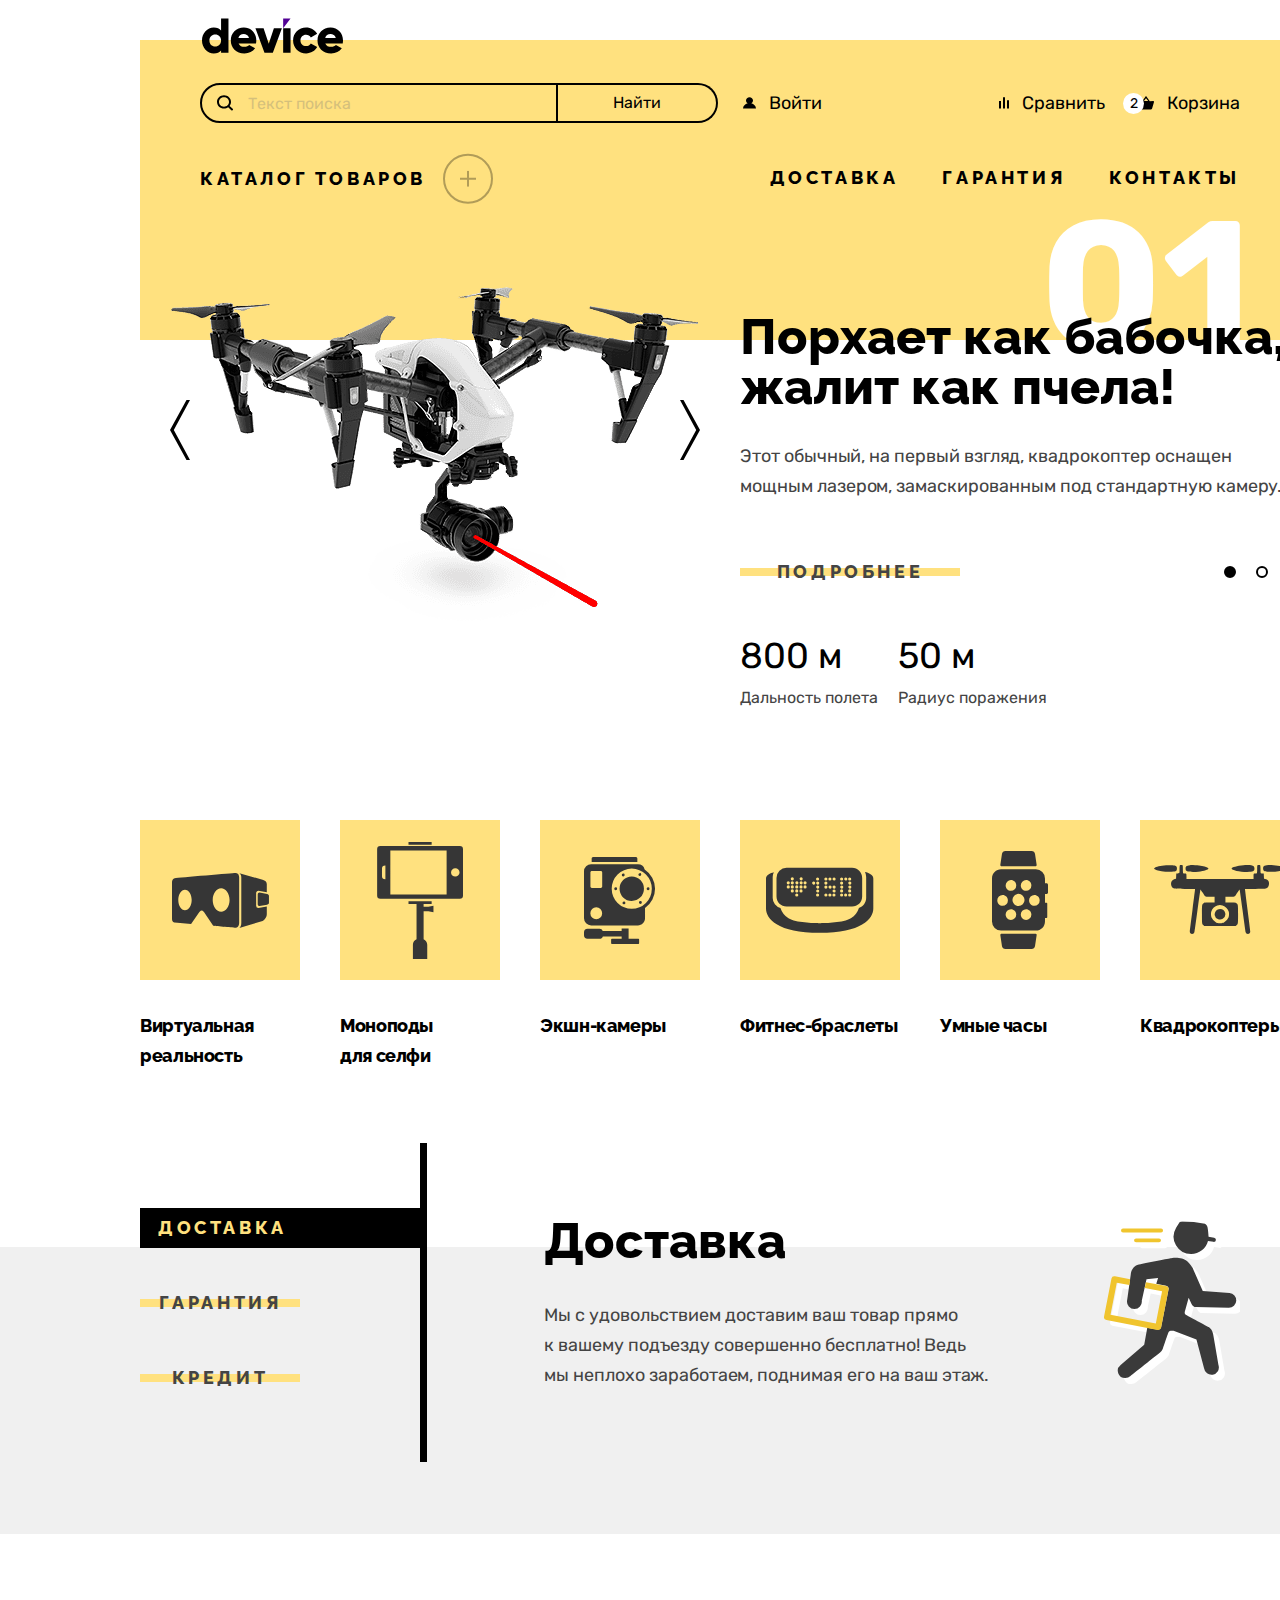
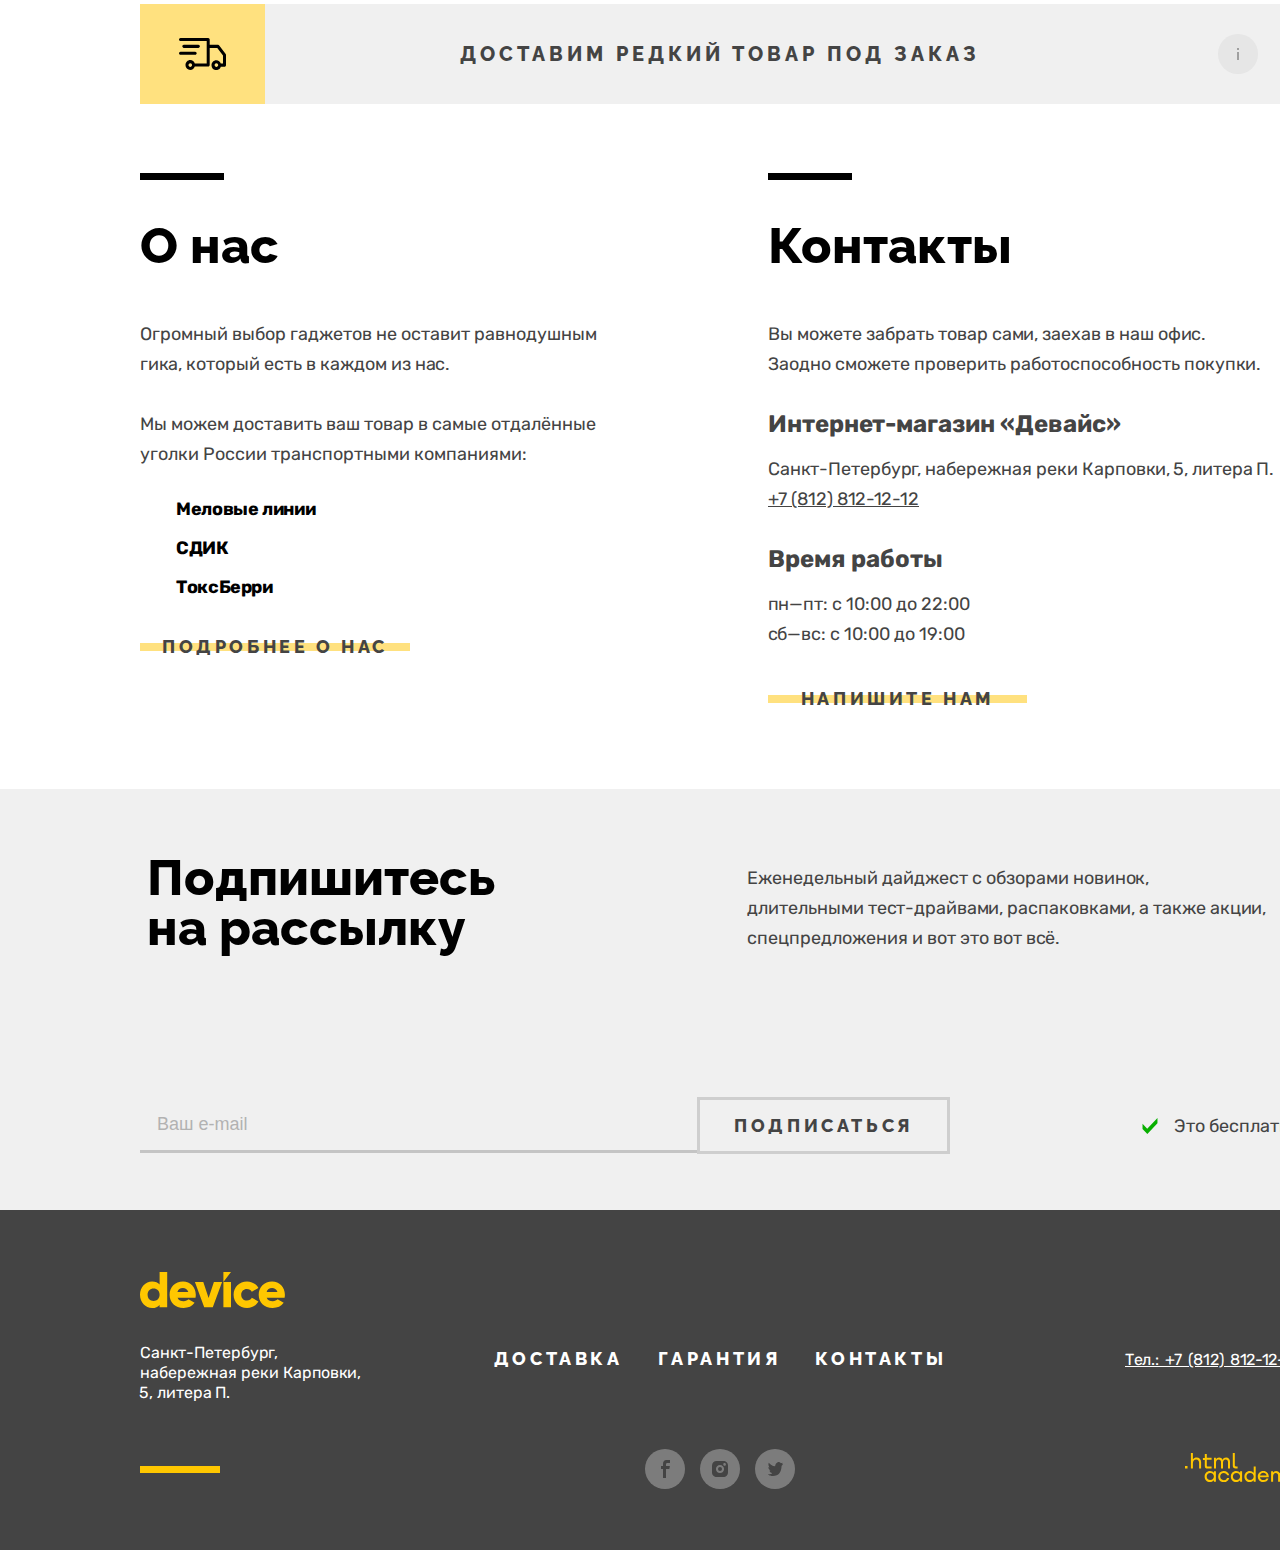
<file: index.html>
<!DOCTYPE html>
<html lang="ru">
  <head>
    <meta charset="utf-8">
    <title>HTML Academy: проект Девайс</title>
    <link rel="icon" type="img/png" sizes="32x32" href="img/favicon.png">
    <link rel="stylesheet" href="styles/styles.css">
  </head>

  <body>
    <header class="page-header">
      <div class="header-container">
        <div class="logo-link logo-header">
          <img class="logo" src="img/logo-header.svg" width="145" height="36" alt="Логотип Магазина Девайс.">
        </div>

        <nav class="navigation">
          <div class="navigation-container">
            <h2 class="visually-hidden">Форма поиска</h2>
            <form class="search-form" action="https://echo.htmlacademy.ru/" method="get">
              <label class="visually-hidden" for="search"></label>
              <span class="input-container">
                <input class="search-form-input" type="text" name="search" id="search" placeholder="Текст поиска">
              </span>
              <button class="button search-form-button" type="submit">Найти</button>
            </form>

            <h2 class="visually-hidden">Вход на сайт</h2>
            <ul class="navigation-list navigation-user">
              <li class="navigation-item">
                <a class="button navigation-link navigation-link-login" href="#">
                  <span class="navigation-icon-container"></span>
                  Войти
                </a>
              </li>
            </ul>

            <h2 class="visually-hidden">Выбранные товары</h2>
            <ul class="navigation-list navigation-buy">
              <li class="navigation-item">
                <a class="button navigation-link navigation-link-compare" href="#">
                  <span class="navigation-icon-container"></span>
                  Сравнить
                </a>
              </li>
              <li class="navigation-item">
                <a class="button navigation-link navigation-link-cart" href="#">
                  <span class="navigation-icon-container">
                    <span class="cart-number">2</span>
                  </span>
                  Корзина
                </a>

                <div class="popover popover-cart">
                  <button class="button popover-close-button" type="button">
                    <span class="visually-hidden">Закрыть</span>
                  </button>

                  <div class="popover-content">
                    <h2 class="visually-hidden">Корзина</h2>
                    <ul class="cart-list">
                      <li class="cart-item">
                        <a class="cart-item-link" href="#">
                          <img class="cart-item-image" src="img/product-small/product-1-small.png" width="39" height="43" alt="">
                          <p class="cart-item-title">Любительская селфи-палка</p>
                        </a>
                        <button class="button cart-item-button" type="button">
                          <span class="visually-hidden">Удалить из корзины</span>
                        </button>
                      </li>
                      <li class="cart-item">
                        <a class="cart-item-link" href="#">
                          <img class="cart-item-image" src="img/product-small/product-2-small.png" width="39" height="43" alt="">
                          <p class="cart-item-title">Профессиональная селфи-палка</p>
                        </a>
                        <button class="button cart-item-button" type="button">
                          <span class="visually-hidden">Удалить из корзины</span>
                        </button>
                      </li>
                    </ul>

                    <div class="cart-total">
                      <span class="total-products">Товаров: 2</span>
                      <span class="total-sum">Сумма: 2000 ₽</span>
                    </div>

                    <a class="button-big cart-open-button" href="#">Открыть корзину</a>
                  </div>
                </div>
              </li>
            </ul>
          </div>

          <div class="navigation-container">
            <h2 class="visually-hidden">Навигация по сайту</h2>

            <div class="catalog-navigation">
              <button class="button-big catalog-navigation-button" type="button">
                <svg class="catalog-navigation-icon catalog-icon-show" aria-hidden="true" focusable="false" width="50" height="51" fill="none" xmlns="http://www.w3.org/2000/svg"><circle cx="25" cy="25.78" r="24" stroke="#000" stroke-width="2"/><g clip-path="url(#a)"><path d="M33 24.78h-7v-7h-2v7h-7v2h7v7h2v-7h7v-2Z" fill="#000"/></g><defs><clipPath id="a"><path fill="#fff" transform="translate(17 17.78)" d="M0 0h16v16H0z"/></clipPath></defs></svg>
                <svg class="catalog-navigation-icon catalog-icon-hide" aria-hidden="true" focusable="false" width="50" height="51" fill="none" xmlns="http://www.w3.org/2000/svg"><path d="M49 25.78a24 24 0 1 1-48 0 24 24 0 0 1 48 0Z" stroke="#000" stroke-width="2"/><path d="M33 24.78H17v2h16v-2Z" fill="#000"/></svg>
                Каталог товаров
              </button>

              <div class="subcatalog">
                <div class="subcatalog-content">
                  <h3 class="visually-hidden">Меню каталога</h3>

                  <ul class="subcatalog-list">
                    <li class="subcatalog-item">
                      <a class="button subcatalog-link subcatalog-link-active" tabindex="0">Виртуальная реальность</a>
                    </li>
                    <li class="subcatalog-item">
                      <a class="button subcatalog-link" tabindex="0">Моноподы для cелфи</a>
                    </li>
                    <li class="subcatalog-item">
                      <a class="button subcatalog-link" tabindex="0">Экшн-камеры</a>
                    </li>
                  </ul>
                  <ul class="subcatalog-list">
                    <li class="subcatalog-item">
                      <a class="button subcatalog-link" tabindex="0">Фитнес-браслеты</a>
                    </li>
                    <li class="subcatalog-item">
                      <a class="button subcatalog-link" tabindex="0">Умные часы</a>
                    </li>
                  </ul>
                  <ul class="subcatalog-list">
                    <li class="subcatalog-item">
                      <a class="button subcatalog-link" tabindex="0">Квадрокоптеры</a>
                    </li>
                  </ul>
                </div>
              </div>
            </div>

            <ul class="navigation-site navigation-site-header">
              <li class="navigation-site-item">
                <a class="button-big navigation-site-link" href="#">Доставка</a>
              </li>
              <li class="navigation-site-item">
                <a class="button-big navigation-site-link" href="#">Гарантия</a>
              </li>
              <li class="navigation-site-item">
                <a class="button-big navigation-site-link" href="#">Контакты</a>
              </li>
            </ul>
          </div>
        </nav>
      </div>
    </header>

    <main class="main-container">
      <h1 class="visually-hidden">Магазин Девайс</h1>

      <section class="gallery page-container">
        <h2 class="visually-hidden">Фотогалерея</h2>

        <div class="gallery-image">
          <img class="slider-image" src="img/slider/slider-1.png" width="560" height="560" alt="Промо-товары." >

          <div class="slider-controls">
            <button class="button slider-button slider-button-prev" type="button">
              <span class="visually-hidden">Предыдущее фото</span>
            </button>
            <button class="button slider-button slider-button-next" type="button">
              <span class="visually-hidden">Следующее фото</span>
            </button>
          </div>
        </div>

        <div class="gallery-description">
          <h3 class="visually-hidden">Описание товара</h3>

          <span class="slider-number">01</span>
          <p class="slider-slogan title-big">Порхает как бабочка, жалит как пчела!</p>
          <p class="slider-text">
            Этот обычный, на первый взгляд, квадрокоптер оснащен мощным лазером, замаскированным под стандартную камеру.
          </p>

          <div class="slider-navigation">
            <a class="button-gradient slider-more-button" href="#">Подробнее</a>

            <ol class="slider-pagination">
              <li class="slider-pagination-item">
                <button class="button slider-pagination-button slider-pagination-button-active" type="button">
                  <span class="visually-hidden">1 фото</span>
                </button>
              </li>
              <li class="slider-pagination-item">
                <button class="button slider-pagination-button" type="button">
                  <span class="visually-hidden">2 фото</span>
                </button>
              </li>
              <li class="slider-pagination-item">
                <button class="button slider-pagination-button" type="button">
                  <span class="visually-hidden">3 фото</span>
                </button>
              </li>
            </ol>
          </div>

          <ul class="slider-properties-list">
            <li class="slider-properties-item">
              <b class="slider-properties-meaning">800 м</b>
              <span class="slider-properties-name">Дальность полета</span>
            </li>
            <li class="slider-properties-item">
              <b class="slider-properties-meaning">50 м</b>
              <span class="slider-properties-name">Радиус поражения</span>
            </li>
          </ul>
        </div>
      </section>

      <section class="catalog-index page-container">
        <h2 class="visually-hidden">Каталог</h2>

        <ul class="catalog-list">
          <li class="catalog-item">
            <a class="catalog-link" href="#">
              <div class="catalog-icon-container">
                <svg class="catalog-icon" aria-hidden="true" focusable="false" width="97" height="55" fill="none" xmlns="http://www.w3.org/2000/svg"><path d="M84.13 32.64V20c0-1.3 1.05-2.37 2.34-2.37l8.32 1.58v-8.19c0-2.36-1.7-3.43-4.2-4.27L67.4.17c1.62 1.4 1.9 2.04 1.9 4.4v45.21c0 2.36-.46 4.07-1.97 5.21l23.26-7.07c2.4-.83 4.2-4.21 4.2-6.57v-7.91l-8.32 1.57a2.35 2.35 0 0 1-2.34-2.37Z" fill="#363636"/><path d="m95.13 20.98-7.6-1.45c-1 0-1.82.83-1.82 1.86v9.86c0 1.03.81 1.86 1.82 1.86l7.6-1.43c1.15-.42 1.82-.83 1.82-1.86v-6.99c0-1.02-.76-1.5-1.82-1.85ZM67.17 4.48c0-5.08-4.23-4.46-4.23-4.46S5.84 4.74 2.84 5.14C-.16 5.55 0 9.54 0 9.54V45.8c0 3.74 2.6 3.75 2.6 3.75l16.48 1.4L27.2 39.3s1.11-1.83 2.5-1.83c1.4 0 2.44 1.86 2.44 1.86l9.06 13.52s18.9 1.91 22.52 1.91c3.63 0 3.44-5.02 3.44-5.02V4.48ZM12.98 37.2c-3.7 0-6.7-4.6-6.7-10.27 0-5.68 3-10.28 6.7-10.28s6.7 4.6 6.7 10.28c0 5.67-3 10.27-6.7 10.27Zm36.16 1.43c-4.66 0-8.44-5.24-8.44-11.7 0-6.47 3.78-11.7 8.44-11.7s8.44 5.23 8.44 11.7c0 6.46-3.78 11.7-8.44 11.7Z" fill="#363636"/></svg>
              </div>
              <span class="catalog-subtitle">Виртуальная реальность</span>
            </a>
          </li>
          <li class="catalog-item">
            <a class="catalog-link" href="#">
              <div class="catalog-icon-container">
                <svg class="catalog-icon" aria-hidden="true" focusable="false" width="87" height="117" fill="none" xmlns="http://www.w3.org/2000/svg"><path d="M82.82 4.01H3.33A3.19 3.19 0 0 0 .14 7.2V53.6a3.19 3.19 0 0 0 3.19 3.2h79.5A3.19 3.19 0 0 0 86 53.6V7.2A3.19 3.19 0 0 0 82.82 4ZM8.4 37.24h-.22a3.19 3.19 0 0 1-3.2-3.2v-7.28a3.19 3.19 0 0 1 3.2-3.18h.22v13.66ZM69.62 52.4H13.34v-44h56.28v44Zm8.78-17.86a4.15 4.15 0 1 1 0-8.29 4.15 4.15 0 0 1 0 8.3ZM54.65 0H31.5v2.76h23.15V0ZM46.6 64.86V61.9h8.05v-2.76H31.5v2.76h8.04v35.24a6.07 6.07 0 0 0-3.63 5.56V117h14.33v-14.3c0-2.5-1.5-4.63-3.63-5.56v-28h4.8l5.04 1.22v-6.71l-5.05 1.21h-4.8Z" fill="#363636"/></svg>
              </div>
              <span class="catalog-subtitle">Моноподы <br> для селфи</span>
            </a>
          </li>
          <li class="catalog-item">
            <a class="catalog-link" href="#">
              <div class="catalog-icon-container">
                <svg class="catalog-icon" aria-hidden="true" focusable="false" width="72" height="87" fill="none" xmlns="http://www.w3.org/2000/svg"><path d="M53.35 1.49c0-.74-.58-1.49-1.31-1.49H9.05c-.73 0-1.38.75-1.38 1.49v3.52h45.68V1.5ZM54.2 81.8h-9.6V71.44h-6.95v2.5H18.77a3.49 3.49 0 0 0-3.18-2.15H3.56A3.59 3.59 0 0 0 0 75.31v3.02a3.55 3.55 0 0 0 3.56 3.48h12.03c1.52 0 2.8-.9 3.27-2.33h18.79v2.33h-9.52c-.53 0-1.01.44-1.01.97v3.17c0 .54.48 1.05 1.01 1.05H54.2c.53 0 .93-.51.93-1.05v-3.17c0-.53-.4-.97-.93-.97ZM60.67 12.39a7.04 7.04 0 0 0-6.77-5.05H7.15A7.1 7.1 0 0 0 0 14.36v46.9a7.18 7.18 0 0 0 7.15 7.12h46.74c3.9 0 7.13-3.2 7.13-7.12V50.92a23.3 23.3 0 0 0-.36-38.52ZM12.24 62.15a5.91 5.91 0 1 1 .02-11.82 5.91 5.91 0 0 1-.02 11.82Zm5.96-32.6c0 .78-.64 1.42-1.42 1.42H7.84c-.78 0-1.42-.64-1.42-1.42V15.39c0-.79.64-1.43 1.42-1.43h8.94c.78 0 1.42.64 1.42 1.43v14.16Zm29.56 22.3a20.1 20.1 0 0 1-20.05-20.12 20.1 20.1 0 0 1 20.05-20.12 20.1 20.1 0 0 1 20.06 20.13 20.1 20.1 0 0 1-20.06 20.12Z" fill="#363636"/><path d="M47.76 43.96a12.2 12.2 0 0 0 12.19-12.23 12.2 12.2 0 0 0-12.19-12.22 12.2 12.2 0 0 0-12.19 12.22 12.2 12.2 0 0 0 12.2 12.23ZM31.56 33.17a1.44 1.44 0 1 0 0-2.87 1.44 1.44 0 0 0 0 2.87ZM63.96 33.17a1.44 1.44 0 1 0 0-2.87 1.44 1.44 0 0 0 0 2.87ZM39.1 19.43a1.44 1.44 0 1 0 0-2.87 1.44 1.44 0 0 0 0 2.87ZM56.41 46.91a1.43 1.43 0 1 0 0-2.86 1.43 1.43 0 0 0 0 2.86ZM55.7 19a1.44 1.44 0 1 0 0-2.87 1.44 1.44 0 0 0 0 2.87ZM39.83 47.34a1.44 1.44 0 1 0 0-2.87 1.44 1.44 0 0 0 0 2.87Z" fill="#363636"/></svg>
              </div>
              <span class="catalog-subtitle">Экшн-камеры</span>
            </a>
          </li>
          <li class="catalog-item">
            <a class="catalog-link" href="#">
              <div class="catalog-icon-container">
                <svg class="catalog-icon" aria-hidden="true" focusable="false" width="108" height="66" fill="none" xmlns="http://www.w3.org/2000/svg"><path d="M98.97 5.07a10.4 10.4 0 0 1 1.2 4.82V31c0 4.62-3.09 8.53-7.24 9.9-1.33 4-3.78 7.86-8.05 10.44-8.68 5.23-31.12 4.83-31.2 4.83-.08 0-22.51.4-31.19-4.83a18.73 18.73 0 0 1-8.04-10.28 10.5 10.5 0 0 1-7.76-10.06V9.9c0-1.68.43-3.28 1.14-4.69C4.17 6.1 0 7.92 0 11.43v29.99c0 10.25 11.84 24.43 53.66 24.43 41.82 0 53.65-14.18 53.65-24.43V11.43c0-3.68-4.57-5.49-8.34-6.36Z" fill="#363636"/><path d="M20.56 39.46h65.52c5.57 0 10.08-4.51 10.08-10.08V10.94C96.16 5.37 91.65.86 86.08.86H20.56A10.08 10.08 0 0 0 10.5 10.94v18.44c0 5.57 4.5 10.08 10.07 10.08Zm63.13-29a1.57 1.57 0 1 1 0 3.15 1.57 1.57 0 0 1 0-3.14Zm0 4.05a1.57 1.57 0 1 1 0 3.13 1.57 1.57 0 0 1 0-3.13Zm0 4.04a1.57 1.57 0 1 1 0 3.13 1.57 1.57 0 0 1 0-3.13Zm0 3.82a1.57 1.57 0 1 1 0 3.14 1.57 1.57 0 0 1 0-3.14Zm0 4.04a1.57 1.57 0 1 1 0 3.14 1.57 1.57 0 0 1 0-3.14Zm-4.03-15.94a1.57 1.57 0 1 1 0 3.13 1.57 1.57 0 0 1 0-3.13Zm0 15.94a1.57 1.57 0 1 1 0 3.14 1.57 1.57 0 0 1 0-3.14Zm-4.04-15.94a1.57 1.57 0 1 1 0 3.14 1.57 1.57 0 0 1 0-3.14Zm0 4.04a1.57 1.57 0 1 1 0 3.14 1.57 1.57 0 0 1 0-3.14Zm0 4.04a1.57 1.57 0 1 1 0 3.13 1.57 1.57 0 0 1 0-3.13Zm0 3.82a1.57 1.57 0 1 1 0 3.14 1.57 1.57 0 0 1 0-3.14Zm0 4.04a1.57 1.57 0 1 1 0 3.14 1.57 1.57 0 0 1 0-3.14Zm-7.66-15.94a1.57 1.57 0 1 1 0 3.13 1.57 1.57 0 0 1 0-3.13Zm0 8.08a1.57 1.57 0 1 1 0 3.13 1.57 1.57 0 0 1 0-3.13Zm0 3.88a1.57 1.57 0 1 1 0 3.13 1.57 1.57 0 0 1 0-3.13Zm0 3.98a1.57 1.57 0 1 1 0 3.14 1.57 1.57 0 0 1 0-3.14Zm-4.03-15.94a1.57 1.57 0 1 1 0 3.14 1.57 1.57 0 0 1 0-3.14Zm0 8.08a1.57 1.57 0 1 1 0 3.13 1.57 1.57 0 0 1 0-3.13Zm0 7.86a1.57 1.57 0 1 1 0 3.14 1.57 1.57 0 0 1 0-3.14Zm-4.04-15.94a1.57 1.57 0 1 1 0 3.14 1.57 1.57 0 0 1 0-3.14Zm0 4.04a1.57 1.57 0 1 1 0 3.14 1.57 1.57 0 0 1 0-3.14Zm0 4.04a1.57 1.57 0 1 1 0 3.14 1.57 1.57 0 0 1 0-3.14Zm0 7.86a1.57 1.57 0 1 1 0 3.14 1.57 1.57 0 0 1 0-3.14Zm-8.3-15.94a1.57 1.57 0 1 1 0 3.14 1.57 1.57 0 0 1 0-3.14Zm0 4.04a1.57 1.57 0 1 1 0 3.13 1.57 1.57 0 0 1 0-3.13Zm0 4.04a1.57 1.57 0 1 1 0 3.13 1.57 1.57 0 0 1 0-3.13Zm0 3.88a1.57 1.57 0 1 1 .01 3.13 1.57 1.57 0 0 1 0-3.13Zm0 3.98a1.57 1.57 0 1 1 0 3.14 1.57 1.57 0 0 1 0-3.14Zm-4.03-11.9a1.57 1.57 0 1 1 0 3.13 1.57 1.57 0 0 1 0-3.13Zm-8.5-.21a1.57 1.57 0 1 1 0 3.14 1.57 1.57 0 0 1 0-3.14Zm0 4.03a1.57 1.57 0 1 1 0 3.14 1.57 1.57 0 0 1 0-3.14Zm-4.04-8.07a1.57 1.57 0 1 1 0 3.13 1.57 1.57 0 0 1 0-3.13Zm0 4.04a1.57 1.57 0 1 1 0 3.13 1.57 1.57 0 0 1 0-3.13Zm0 4.03a1.57 1.57 0 1 1 0 3.14 1.57 1.57 0 0 1 0-3.14Zm0 4.04a1.57 1.57 0 1 1 0 3.14 1.57 1.57 0 0 1 0-3.14Zm-4.26-8.07a1.57 1.57 0 1 1 0 3.13 1.57 1.57 0 0 1 0-3.13Zm0 4.03a1.57 1.57 0 1 1 0 3.14 1.57 1.57 0 0 1 0-3.14Zm0 4.04a1.57 1.57 0 1 1 0 3.14 1.57 1.57 0 0 1 0-3.14Zm0 4.04a1.57 1.57 0 1 1 0 3.14 1.57 1.57 0 0 1 0-3.14ZM26.3 10.26a1.57 1.57 0 1 1 0 3.14 1.57 1.57 0 0 1 0-3.14Zm0 4.04a1.57 1.57 0 1 1 0 3.14 1.57 1.57 0 0 1 0-3.14Zm0 4.03a1.57 1.57 0 1 1 0 3.15 1.57 1.57 0 0 1 0-3.15Zm0 4.04a1.57 1.57 0 1 1 0 3.15 1.57 1.57 0 0 1 0-3.15Zm-4.04-8.07a1.57 1.57 0 1 1 0 3.14 1.57 1.57 0 0 1 0-3.14Zm0 4.03a1.57 1.57 0 1 1 0 3.14 1.57 1.57 0 0 1 0-3.14Z" fill="#363636"/></svg>
              </div>
              <span class="catalog-subtitle">Фитнес-браслеты</span>
            </a>
          </li>
          <li class="catalog-item">
            <a class="catalog-link" href="#">
              <div class="catalog-icon-container">
                <svg class="catalog-icon" aria-hidden="true" focusable="false" width="57" height="98" fill="none" xmlns="http://www.w3.org/2000/svg"><path d="M54.5 32.2h-1.52v-4.64a9.16 9.16 0 0 0-9.08-9.19H9.08c-5 0-9.08 4.13-9.08 9.19v42.86a9.16 9.16 0 0 0 9.08 9.19H43.9c5 0 9.08-4.13 9.08-9.19v-3.41h1.52c.41 0 .75-.34.75-.76V52.47a.76.76 0 0 0-.76-.77h-1.51v-8.79h1.52c.83 0 1.5-.68 1.5-1.53v-7.65c0-.84-.67-1.53-1.5-1.53Zm-20.42-3.11c2.93 0 5.3 2.4 5.3 5.36a5.33 5.33 0 0 1-5.3 5.35c-2.92 0-5.3-2.4-5.3-5.35a5.33 5.33 0 0 1 5.3-5.36Zm-15.13 0c2.92 0 5.3 2.4 5.3 5.36a5.33 5.33 0 0 1-5.3 5.35c-2.93 0-5.3-2.4-5.3-5.35a5.33 5.33 0 0 1 5.3-5.36ZM5.3 49.39a5.33 5.33 0 0 1 5.3-5.35c2.92 0 5.3 2.4 5.3 5.36a5.33 5.33 0 0 1-5.3 5.36c-2.93 0-5.3-2.4-5.3-5.36Zm13.64 19.5c-2.92 0-5.3-2.4-5.3-5.35a5.33 5.33 0 0 1 5.3-5.36c2.93 0 5.3 2.4 5.3 5.36a5.33 5.33 0 0 1-5.3 5.35Zm1.5-19.9a6.09 6.09 0 0 1 6.05-6.12 6.09 6.09 0 0 1 6.06 6.12 6.09 6.09 0 0 1-6.06 6.13 6.1 6.1 0 0 1-6.05-6.13Zm13.64 19.9c-2.92 0-5.3-2.4-5.3-5.35a5.33 5.33 0 0 1 5.3-5.36c2.93 0 5.3 2.4 5.3 5.36a5.33 5.33 0 0 1-5.3 5.35Zm8.3-14.13c-2.92 0-5.3-2.4-5.3-5.36a5.33 5.33 0 0 1 5.3-5.36c2.93 0 5.3 2.4 5.3 5.36a5.33 5.33 0 0 1-5.3 5.36ZM9.65 15.31h33.68c.85 0 1.44-.68 1.3-1.51l-1.6-10.77A3.68 3.68 0 0 0 39.5 0H13.47a3.68 3.68 0 0 0-3.51 3.03L8.34 13.8c-.12.83.46 1.51 1.3 1.51ZM43.33 82.67H9.65c-.85 0-1.43.68-1.3 1.52l1.6 10.76a3.68 3.68 0 0 0 3.52 3.03h26.04a3.68 3.68 0 0 0 3.51-3.02l1.62-10.77a1.28 1.28 0 0 0-1.3-1.52Z" fill="#363636"/></svg>
              </div>
              <span class="catalog-subtitle">Умные часы</span>
            </a>
          </li>
          <li class="catalog-item">
            <a class="catalog-link" href="#">
              <div class="catalog-icon-container">
                <svg class="catalog-icon" aria-hidden="true" focusable="false" width="133" height="70" fill="none" xmlns="http://www.w3.org/2000/svg"><path d="M12.05.26C6.51.75 1.84 1.86.58 2.93c-.73.62-.73.62-.24 1.16C1 4.8 4.06 5.73 7.6 6.32c4 .67 12.51.7 13.72.05 1.22-.66 1.63-1.41 1.63-2.98 0-1.62-.62-2.41-2.22-2.85C19.27.15 14.94 0 12.05.26ZM25.77.49c-.12.28-.25 2.1-.25 4.11 0 4.06.15 3.78-2.2 3.93l-1.03.08-.25 5.09-1.2.28c-2.57.67-3.99 2.6-3.78 5.3.13 1.92 1.03 3.34 2.58 4.08 1.1.52 1.47.54 11.24.54 5.55 0 10.14.08 10.19.18.05.13-1.1 9.4-2.58 20.64-1.44 11.23-2.68 21-2.7 21.67C35.72 68 36.6 69 38.12 69c1.24 0 2.01-.64 2.32-1.9.13-.52 1.5-10.34 3.02-21.83a727.78 727.78 0 0 1 2.94-20.86c.1 0 1.08 1.4 2.2 3.13 2.93 4.63 2.4 4.32 7.63 4.32h4.36v5.63l-5.14.08c-4.72.07-5.2.12-5.88.61-1.57 1.16-1.62 1.42-1.62 10.98 0 9.53.02 9.79 1.52 11.05l.85.7H81.7l.85-.7c1.5-1.26 1.52-1.52 1.52-11.05 0-9.56-.05-9.82-1.63-10.98-.67-.49-1.16-.54-5.88-.61l-5.13-.08v-5.63h4.36c5.23 0 4.7.3 7.63-4.32a25.53 25.53 0 0 1 2.2-3.13c.07 0 1.42 9.4 2.94 20.86 1.52 11.5 2.89 21.31 3.01 21.83.31 1.26 1.09 1.9 2.33 1.9 1.52 0 2.4-1 2.34-2.62-.02-.67-1.26-10.44-2.7-21.67a903 903 0 0 1-2.58-20.64c.05-.1 4.64-.18 10.19-.18 9.77 0 10.13-.02 11.24-.54 1.55-.74 2.45-2.16 2.58-4.08a4.75 4.75 0 0 0-3.8-5.3L110 13.7l-.26-5.09-1.03-.08c-2.34-.15-2.2.13-2.2-3.93 0-2-.12-3.83-.25-4.11-.2-.36-.54-.49-1.37-.49-.61 0-1.23.13-1.42.3-.2.21-.3 1.47-.3 3.94 0 2.47-.1 3.73-.31 3.93-.18.18-.9.31-1.65.31-1.63 0-1.66.05-1.66 3.11v2.29H32.48v-2.29c0-3.06-.02-3.1-1.65-3.1-.75 0-1.47-.14-1.65-.32-.2-.2-.31-1.46-.31-3.93s-.1-3.73-.3-3.93C28.37.13 27.75 0 27.13 0c-.82 0-1.16.13-1.37.49ZM68.62 40.6c2.89.9 5.39 3.4 6.16 6.17.44 1.54.31 4.21-.28 5.78a10.23 10.23 0 0 1-4.57 4.94c-1.29.64-1.75.71-3.92.71-2.16 0-2.63-.07-3.92-.71a10.22 10.22 0 0 1-4.56-4.94c-.6-1.57-.73-4.24-.29-5.78a9.58 9.58 0 0 1 6.06-6.17 7.56 7.56 0 0 1 5.32 0Z" fill="#363636"/><path d="M63.8 44.44c-2.04.92-3.51 3.65-3.07 5.73a5.43 5.43 0 0 0 8 3.7 5.3 5.3 0 0 0 2.44-5.78 5.38 5.38 0 0 0-5.16-4.14c-.64 0-1.62.23-2.22.49ZM36.1.15c-3.93.67-4.52 1.14-4.52 3.45 0 1.82.46 2.41 2.27 2.95 1.55.47 7.17.52 10.5.13 6.86-.82 11.32-2.54 9.7-3.75-1.27-.9-4.9-1.88-9.06-2.39-2.47-.3-8-.54-8.9-.39ZM89.48.26c-6.31.59-11.86 2.08-11.86 3.18 0 1.73 7.84 3.47 15.63 3.5 5.8 0 7.2-.64 7.2-3.34 0-1.83-.62-2.62-2.38-3.09C96.42.11 92.4 0 89.48.26ZM112.78.28c-1.78.23-3.02.77-3.43 1.5-.4.76-.31 2.9.15 3.57.93 1.3 1.65 1.46 7.07 1.46 3.66 0 5.8-.13 7.87-.49 3.53-.59 6.6-1.51 7.24-2.23.5-.54.5-.54-.23-1.16-1.34-1.13-5.96-2.18-11.92-2.67-3.48-.29-4.48-.29-6.75.02Z" fill="#363636"/></svg>
              </div>
              <span class="catalog-subtitle">Квадрокоптеры</span>
            </a>
          </li>
        </ul>
      </section>

      <section class="advantages page-container-wide">
        <div class="advantages-columns">
          <h2 class="visually-hidden">Преимущества</h2>

          <ul class="advantages-list">
            <li class="advantages-item">
              <button class="button-gradient advantages-button advantages-button-active" type="button">Доставка</button>
            </li>
            <li class="advantages-item">
              <button class="button-gradient advantages-button" type="button">Гарантия</button>
            </li>
            <li class="advantages-item">
              <button class="button-gradient advantages-button" type="button">Кредит</button>
            </li>
          </ul>

          <div class="advantages-description">
            <h3 class="advantages-item-title title-big">Доставка</h3>
            <p class="advantages-item-description">
              Мы с удовольствием доставим ваш товар прямо <br>
              к вашему подъезду совершенно бесплатно! Ведь <br>
              мы неплохо заработаем, поднимая его на ваш этаж.
            </p>
          </div>

          <!-- <div class="advantages-description">
            <h3 class="advantages-item-title title-big">Гарантия</h3>
            <p class="advantages-item-description">
              Если из-за возгорания купленного у нас товара у вас
              сгорит дом — не переживайте, мы выдадим вам новый.
              Товар, не дом, конечно же.
            </p>
          </div> -->

          <!-- <div class="advantages-description">
            <h3 class="advantages-item-title title-big">Кредит</h3>
            <p class="advantages-item-description">
              Залезть в долговую яму стало проще! Кредитные
              консультанты подберут для вас наиболее выгодные
              условия кредита. Выгодные для банка, разумеется.
            </p>
          </div> -->
        </div>
      </section>

      <section class="special-offer page-container">
        <h2 class="visually-hidden">Специальное предложение</h2>

        <a class="button-big special-offer-button" href="#">
          <span class="icon-container-left">
          </span>
          <span class="special-offer-text">Доставим редкий товар под заказ</span>
          <span class="icon-container-right">
            <svg class="special-offer-icon" aria-hidden="true" focusable="false" width="2" height="12" viewBox="0 0 2 12" fill="none" xmlns="http://www.w3.org/2000/svg"><g opacity="0.3" clip-path="url(#clip0_11365_564)"><path d="M2 0H0V2H2V0Z" fill="black"/><path d="M2 4H0V12H2V4Z" fill="black"/></g><defs><clipPath id="clip0_11365_564"><rect width="2" height="12" fill="white"/></clipPath></defs></svg>
          </span>
        </a>
      </section>

      <div class="page-container index-columns">
        <section class="about-company">
          <h2 class="about-company-title title-big">О нас</h2>

          <p class="about-company-description">
            Огромный выбор гаджетов не оставит равнодушным <br>
            гика, который есть в каждом из нас.
          </p>
          <p class="about-company-description">
            Мы можем доставить ваш товар в самые отдалённые <br>
            уголки России транспортными компаниями:
          </p>

          <ul class="transport-company-list">
            <li class="transport-company-item">Меловые линии</li>
            <li class="transport-company-item">СДИК</li>
            <li class="transport-company-item">ТоксБерри</li>
          </ul>

          <a class="button-gradient about-company-button" href="#">Подробнее о нас</a>
        </section>

        <section class="contacts">
          <h2 class="contacts-title title-big">Контакты</h2>

          <p class="contacts-description">
            Вы можете забрать товар сами, заехав в наш офис. <br>
            Заодно сможете проверить работоспособность покупки.
          </p>

          <h3 class="contacts-subtitle">Интернет-магазин «Девайс»</h3>
          <address class="contacts-address">
            <p class="contacts-address-text">Санкт-Петербург, набережная реки Карповки, 5, литера П.</p>
            <a class="contacts-phone" href="tel:+78128121212">+7 (812) 812-12-12</a>
          </address>

          <h3 class="contacts-subtitle">Время работы</h3>
          <ul class="contacts-schedule">
            <li class="contacts-schedule-item">пн—пт: с 10:00 до 22:00</li>
            <li class="contacts-schedule-item">сб—вс: с 10:00 до 19:00</li>
          </ul>

          <a class="button-gradient contacts-button" href="#">Напишите нам</a>
        </section>
      </div>

      <section class="subscription page-container-wide">
        <h2 class="visually-hidden">Подписка на рассылку</h2>

        <div class="subscription-columns">
          <h3 class="subscription-subtitle title-big">Подпишитесь на рассылку</h3>

          <p class="subscription-description">
            Еженедельный дайджест с обзорами новинок, <br>
            длительными тест-драйвами, распаковками, а также акции, <br>
            спецпредложения и вот это вот всё.
          </p>
        </div>

        <form class="subscription-form" action="https://echo.htmlacademy.ru/" method="post">
          <label class="visually-hidden" for="appointment-email">
            Электронная почта
          </label>
          <input class="subscription-input" type="text" id="appointment-email" name="appointment-email" placeholder="Ваш e-mail" required>
          <button class="button-big subscription-button" type="submit">Подписаться</button>
          <span class="subscription-note">Это бесплатно</span>
        </form>
      </section>
    </main>

    <footer class="page-footer page-container-wide">
      <div class="logo-footer">
        <img class="logo" src="img/logo-footer.svg" width="145" height="36" alt="Логотип Магазина Девайс.">
      </div>

      <section class="footer-contacts-and-navigation">
        <div class="footer-contacts-address">
          <h2 class="visually-hidden">Адрес</h2>

          <address class="footer-address">
            Санкт-Петербург, набережная реки Карповки, 5, литера П.
          </address>
        </div>

        <div class="footer-navigation">
          <h2 class="visually-hidden">Навигация по сайту</h2>

          <ul class="navigation-site navigation-site-footer">
            <li class="navigation-site-item">
              <a class="button-big navigation-site-link" href="#">Доставка</a>
            </li>
            <li class="navigation-site-item">
              <a class="button-big navigation-site-link" href="#">Гарантия</a>
            </li>
            <li class="navigation-site-item">
              <a class="button-big navigation-site-link" href="#">Контакты</a>
            </li>
          </ul>
        </div>

        <div class="footer-contacts-phone">
          <h2 class="visually-hidden">Телефон</h2>

          <address class="footer-phone">
            <a class="footer-phone-link" href="tel:+78128121212">Тел.: +7 (812) 812-12-12</a>
          </address>
        </div>
      </section>

      <section class="footer-links">
        <h2 class="visually-hidden">Социальные сети</h2>

        <ul class="footer-social-list">
          <li class="footer-social-item">
            <a class="footer-social-link" href="https://www.facebook.com/htmlacademy">
              <span class="visually-hidden">Фейсбук</span>
              <svg class="footer-social-icon" aria-hidden="true" focusable="false" width="9" height="18" fill="none" xmlns="http://www.w3.org/2000/svg"><path d="M6.5 3H9V0H5.6C2.8 0 2 1.7 2 4.2V6H0v3h2v9h3V9h3.3l.6-3H5V4.5C5 3.7 5.3 3 6.5 3Z" fill="#444"/></svg>
            </a>
          </li>
          <li class="footer-social-item">
            <a class="footer-social-link" href="https://www.instagram.com/htmlacademy/">
              <span class="visually-hidden">Инстаграм</span>
              <svg class="footer-social-icon" aria-hidden="true" focusable="false" width="16" height="16" fill="none" xmlns="http://www.w3.org/2000/svg"><path d="M8 10a2 2 0 1 0 0-4 2 2 0 0 0 0 4Z" fill="#444"/><path d="M14.7 1.3c-.9-.9-2-1.3-3.4-1.3H4.7C1.9 0 0 1.9 0 4.7v6.6c0 1.4.4 2.6 1.4 3.4.9.9 2 1.3 3.3 1.3h6.6c1.4 0 2.6-.4 3.4-1.3.8-.9 1.3-2 1.3-3.4V4.7c0-1.4-.4-2.6-1.3-3.4ZM8 12.1c-2.2 0-4.1-1.8-4.1-4.1S5.8 3.9 8 3.9c2.2 0 4.1 1.8 4.1 4.1s-1.9 4.1-4.1 4.1Zm4.6-7.4c-.7 0-1.3-.5-1.3-1.3s.5-1.3 1.3-1.3c.7 0 1.3.6 1.3 1.3 0 .7-.6 1.3-1.3 1.3Z" fill="#444"/></svg>
            </a>
          </li>
          <li class="footer-social-item">
            <a class="footer-social-link" href="https://twitter.com/htmlacademy_ru">
              <span class="visually-hidden">Твиттер</span>
              <svg class="footer-social-icon" aria-hidden="true" focusable="false" width="15" height="15" fill="none" xmlns="http://www.w3.org/2000/svg"><path d="M9.7.16c1.5-.5 2.6.3 3.2 1.1.5-.2 1.1-.4 1.7-.6 0 .8-.5 1.4-.8 1.6.7.2 1.2-.4 1.2-.4-.1.9-.9 1.7-1.4 1.9-.2 6.3-2.8 10.4-8.9 10.3h-.4c-.3 0-3.7-.4-4.3-1.8 2 .2 3.4-.4 4.1-1.1-.8-.3-2.4-.4-2.6-2.8.3.2.5.3 1.1.2-1.1-.8-2.3-1.5-2.2-3.5.3.3.9.5 1.2.4C1 5.26-.2 2.36.8.86c1.6 1.7 3.3 3.4 6.3 3.5.2-2.1 1-3.5 2.6-4.2Z" fill="#444"/></svg>
            </a>
          </li>
        </ul>

        <a class="htmlacademy-link" href="https://htmlacademy.ru/">
          <svg class="htmlacademy-icon" aria-hidden="true" focusable="false" width="115" height="33" fill="none" xmlns="http://www.w3.org/2000/svg"><path d="M0 12.9v2.6h2.5v-2.6H0ZM11.6 4.5c-1.6 0-2.8.7-3.6 1.7h-.1V0h-2v15.5h2v-5.3c0-2.1 1.3-3.6 3.3-3.6 1.8 0 2.9 1.4 2.9 3.2v5.7h2V9.4c.1-3-1.8-4.9-4.5-4.9ZM26.6 4.8h-4.8V1.1h-2v3.8h-1.9v2h1.9v6c0 1.7 1 2.7 2.7 2.7h4.1v-2h-3.7c-.7 0-1.1-.4-1.1-1.1V6.8h4.8v-2ZM41.1 4.6c-1.6 0-2.9.8-3.5 2.1h-.1c-.6-1.2-1.8-2.1-3.4-2.1-1.4 0-2.5.8-3.1 1.8h-.1V4.8H29v10.6h2V10c0-2 1-3.5 2.6-3.5 1.5 0 2.4 1 2.4 2.6v6.3h2V9.8c0-2.4 1.4-3.3 2.6-3.3 1.5 0 2.4 1 2.4 2.6v6.3h2V8.9c.1-2.5-1.4-4.3-3.9-4.3ZM47.8 12.7c0 1.7 1 2.7 2.8 2.7h2v-2h-1.7c-.7 0-1.1-.4-1.1-1.1V0h-2v12.7ZM28.9 19.7c-.9-1.1-2.2-1.8-3.9-1.8-3.1 0-5.4 2.3-5.4 5.6s2.3 5.6 5.4 5.6c1.8 0 3-.8 3.8-1.9h.1v1.6h2V18.2h-2v1.5Zm-3.6 7.4c-2.2 0-3.6-1.6-3.6-3.6s1.4-3.6 3.6-3.6 3.6 1.6 3.6 3.6c0 1.9-1.4 3.6-3.6 3.6ZM44.2 22c-.5-2.4-2.6-4.1-5.4-4.1a5.4 5.4 0 0 0-5.6 5.6c0 3.1 2.2 5.6 5.6 5.6 2.8 0 4.9-1.8 5.4-4.2h-2.1a3.4 3.4 0 0 1-3.3 2.3c-2.2 0-3.6-1.6-3.6-3.6s1.4-3.6 3.6-3.6c1.6 0 2.8 1 3.3 2.2h2.1V22ZM55.1 19.7c-.9-1.1-2.2-1.8-3.9-1.8-3.1 0-5.4 2.3-5.4 5.6s2.3 5.6 5.4 5.6c1.8 0 3-.8 3.8-1.9h.1v1.6h2V18.2h-2v1.5Zm-3.6 7.4c-2.2 0-3.6-1.6-3.6-3.6s1.4-3.6 3.6-3.6 3.6 1.6 3.6 3.6c0 1.9-1.5 3.6-3.6 3.6ZM68.7 19.8c-.9-1.1-2.2-1.9-3.9-1.9-3.1 0-5.4 2.3-5.4 5.6s2.2 5.6 5.4 5.6c1.7 0 3-.8 3.8-1.8h.1v1.5h2V13.4h-2v6.4Zm-3.6 7.3c-2.2 0-3.6-1.6-3.6-3.6s1.4-3.6 3.6-3.6 3.6 1.6 3.6 3.6c-.1 2-1.5 3.6-3.6 3.6ZM78.3 17.9c-3.3 0-5.5 2.5-5.5 5.6 0 3 2.1 5.6 5.5 5.6 2.5 0 4.5-1.3 5.2-3.6h-2.1c-.5 1-1.6 1.6-3 1.6-1.9 0-3.3-1.3-3.4-2.9h8.8c.2-3.6-2-6.3-5.5-6.3Zm0 1.9c1.7 0 3 1 3.3 2.6h-6.5c.3-1.5 1.5-2.6 3.2-2.6ZM98.2 17.9c-1.6 0-2.9.8-3.6 2h-.1c-.6-1.2-1.8-2-3.4-2-1.4 0-2.5.7-3.1 1.8v-1.5h-1.9v10.6h2v-5.4c0-2 1-3.4 2.6-3.5 1.5 0 2.4 1 2.4 2.6v6.3h2v-5.6c0-2.4 1.4-3.3 2.6-3.3 1.5 0 2.4 1 2.4 2.6v6.3h2v-6.5c.1-2.6-1.4-4.4-3.9-4.4ZM109.4 27l-3.6-8.9h-2.2l4.8 11.6c-.3.9-.7 1.2-1.7 1.2h-2.5v2h2.5c1.8 0 2.8-.8 3.5-2.6l4.7-12.2h-2.1l-3.4 8.9Z" /></svg>
        </a>
      </section>
    </footer>

    <div class="modal-container">
      <div class="modal modal-delivery">
        <section class="modal-content">
          <div class="content-container">
            <h2 class="modal-title title-big">Доставка под заказ</h2>
            <button class="button modal-close-button" type="button">
              <span class="visually-hidden">Закрыть</span>
            </button>
          </div>

          <form class="delivery-form" action="https://echo.htmlacademy.ru/" method="post">
            <div class="content-container">
              <p class="field-group">
                <label class="delivery-form-label" for="delivery-name">Ваше имя:</label>
                <input class="delivery-form-field delivery-field-name" type="text" id="delivery-name" name="delivery-name" placeholder="Введите имя">
                <span class="delivery-form-helper">Добавьте имя</span>
              </p>
              <p class="field-group">
                <label class="delivery-form-label" for="delivery-email">Ваш e-mail:</label>
                <input class="delivery-form-field delivery-field-email error-border" type="email" id="delivery-email" name="delivery-email" placeholder="почта" required>
                <span class="delivery-form-helper error-text">Забавный у вас адрес</span>
              </p>
            </div>

            <div class="content-container">
              <p class="field-group">
                <label class="delivery-form-label" for="delivery-product">Что нужно привезти:</label>
                <input class="delivery-form-field delivery-field-product" type="text" id="delivery-product" name="delivery-product" placeholder="В свободной форме">
              </p>
              <p class="field-group">
                <span class="delivery-form-label form-label-icon">
                  <label for="delivery-number">Количество:</label>

                  <button class="button info-button" type="button">
                    <span class="visually-hidden">Посмотреть дополнительную информацию</span>
                  </button>

                  <span class="popover popover-info">
                    <button class="button popover-close-button">
                      <span class="visually-hidden">Закрыть</span>
                    </button>

                    <span class="popover-content">
                      <span class="visually-hidden">Информация</span>
                      <span class="popover-info-text">
                        Постараемся найти, сколько нужно. Привезём сколько получится по требованиям к провозу багажа.
                      </span>
                    </span>
                  </span>
                </span>

                <span class="delivery-number-container">
                  <button class="button decrease-button" type="button">
                    <span class="visually-hidden">Уменьшить количество</span>
                  </button>

                  <input class="delivery-form-field delivery-field-number" type="text" id="delivery-number" name="delivery-number" placeholder="1" required>

                  <button class="button increase-button" type="button">
                    <span class="visually-hidden">Увеличить количество</span>
                  </button>
                </span>
              </p>
            </div>

            <button class="button-gradient delivery-form-button" type="submit">Отправить</button>
          </form>
        </section>
      </div>
    </div>
  </body>
</html>
</file>
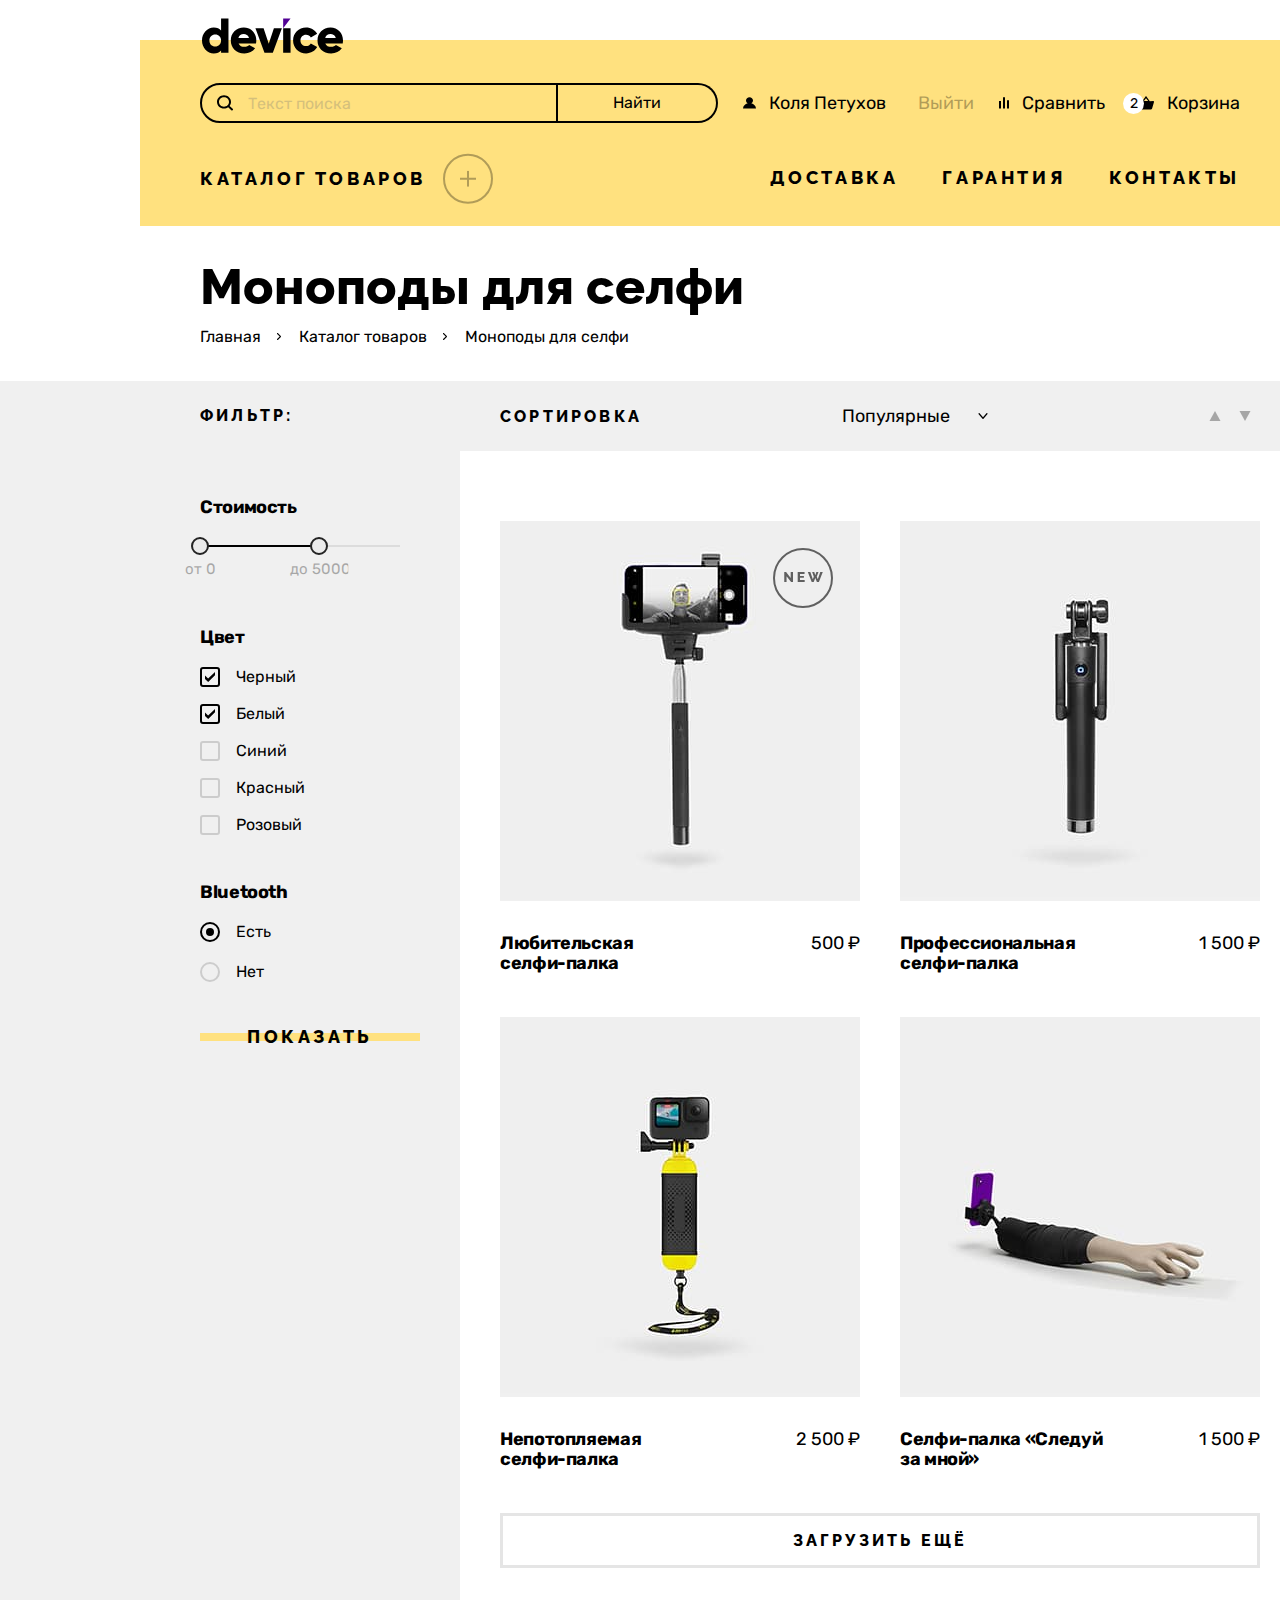
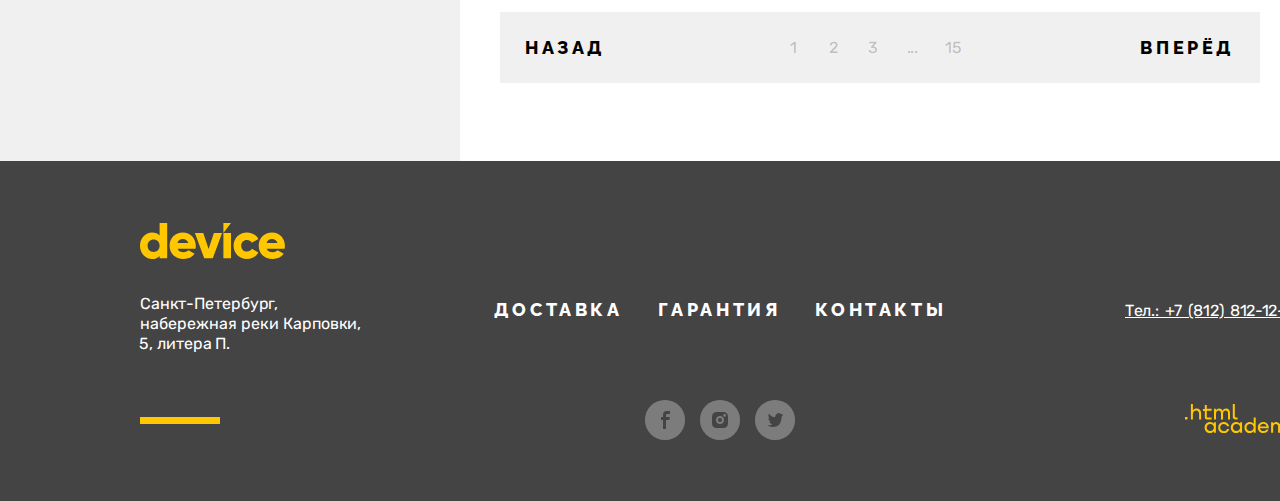
<file: catalog.html>
<!DOCTYPE html>
<html lang="ru">
  <head>
    <meta charset="utf-8">
    <title>HTML Academy: проект Девайс</title>
    <link rel="icon" type="img/png" sizes="32x32" href="img/favicon.png">
    <link rel="stylesheet" href="styles/styles.css">
  </head>

  <body>
    <header class="page-header">
      <div class="header-container">
        <a class="logo-link logo-header" href="index.html">
          <img class="logo" src="img/logo-header.svg" width="145" height="36" alt="Логотип Магазина Девайс.">
        </a>

        <nav class="navigation">
          <div class="navigation-container">
            <h2 class="visually-hidden">Форма поиска</h2>
            <form class="search-form" action="https://echo.htmlacademy.ru/" method="get">
              <label class="visually-hidden" for="search"></label>
              <span class="input-container">
                <input class="search-form-input" type="text" name="search" id="search" placeholder="Текст поиска">
              </span>
              <button class="button search-form-button" type="submit">Найти</button>
            </form>

            <h2 class="visually-hidden">Вход на сайт</h2>
            <ul class="navigation-list navigation-user">
              <li class="navigation-item">
                <a class="button navigation-link navigation-link-login" href="#">
                  <span class="navigation-icon-container"></span>
                  Коля Петухов
                </a>
              </li>
              <li class="navigation-item">
                <a class="button navigation-link navigation-link-logout" href="#">Выйти</a>
              </li>
            </ul>

            <h2 class="visually-hidden">Выбранные товары</h2>
            <ul class="navigation-list navigation-buy">
              <li class="navigation-item">
                <a class="button navigation-link navigation-link-compare" href="#">
                  <span class="navigation-icon-container"></span>
                  Сравнить
                </a>
              </li>
              <li class="navigation-item">
                <a class="button navigation-link navigation-link-cart" href="#">
                  <span class="navigation-icon-container">
                    <span class="cart-number">2</span>
                  </span>
                  Корзина
                </a>

                <div class="popover popover-cart">
                  <button class="button popover-close-button">
                    <span class="visually-hidden">Закрыть</span>
                  </button>

                  <div class="popover-content">
                    <h2 class="visually-hidden">Корзина</h2>
                    <ul class="cart-list">
                      <li class="cart-item">
                        <a class="cart-item-link" href="#">
                          <img class="cart-item-image" src="img/product-small/product-1-small.png" width="39" height="43" alt="">
                          <p class="cart-item-title">Любительская селфи-палка</p>
                        </a>
                        <button class="button cart-item-button" type="button">
                          <span class="visually-hidden">Удалить из корзины</span>
                        </button>
                      </li>
                      <li class="cart-item">
                        <a class="cart-item-link" href="#">
                          <img class="cart-item-image" src="img/product-small/product-2-small.png" width="39" height="43" alt="">
                          <p class="cart-item-title">Профессиональная селфи-палка</p>
                        </a>
                        <button class="button cart-item-button" type="button">
                          <span class="visually-hidden">Удалить из корзины</span>
                        </button>
                      </li>
                    </ul>

                    <div class="cart-total">
                      <span class="total-products">Товаров: 2</span>
                      <span class="total-sum">Сумма: 2000 ₽</span>
                    </div>

                    <a class="button cart-open-button" href="#">Открыть корзину</a>
                  </div>
                </div>
              </li>
            </ul>
          </div>

          <div class="navigation-container">
            <h2 class="visually-hidden">Навигация по сайту</h2>

            <div class="catalog-navigation">
              <button class="button-big catalog-navigation-button">
                <svg class="catalog-navigation-icon catalog-icon-show" aria-hidden="true" focusable="false" width="50" height="51" fill="none" xmlns="http://www.w3.org/2000/svg"><circle cx="25" cy="25.78" r="24" stroke="#000" stroke-width="2"/><g clip-path="url(#a)"><path d="M33 24.78h-7v-7h-2v7h-7v2h7v7h2v-7h7v-2Z" fill="#000"/></g><defs><clipPath id="a"><path fill="#fff" transform="translate(17 17.78)" d="M0 0h16v16H0z"/></clipPath></defs></svg>
                <svg class="catalog-navigation-icon catalog-icon-hide" aria-hidden="true" focusable="false" width="50" height="51" fill="none" xmlns="http://www.w3.org/2000/svg"><path d="M49 25.78a24 24 0 1 1-48 0 24 24 0 0 1 48 0Z" stroke="#000" stroke-width="2"/><path d="M33 24.78H17v2h16v-2Z" fill="#000"/></svg>
                Каталог товаров
              </button>

              <div class="subcatalog">
                <div class="subcatalog-content">
                  <h3 class="visually-hidden">Меню каталога</h3>

                  <ul class="subcatalog-list">
                    <li class="subcatalog-item">
                      <a class="button subcatalog-link subcatalog-link-active" tabindex="0">Виртуальная реальность</a>
                    </li>
                    <li class="subcatalog-item">
                      <a class="button subcatalog-link" tabindex="0">Моноподы для cелфи</a>
                    </li>
                    <li class="subcatalog-item">
                      <a class="button subcatalog-link" tabindex="0">Экшн-камеры</a>
                    </li>
                  </ul>
                  <ul class="subcatalog-list">
                    <li class="subcatalog-item">
                      <a class="button subcatalog-link" tabindex="0">Фитнес-браслеты</a>
                    </li>
                    <li class="subcatalog-item">
                      <a class="button subcatalog-link" tabindex="0">Умные часы</a>
                    </li>
                  </ul>
                  <ul class="subcatalog-list">
                    <li class="subcatalog-item">
                      <a class="button subcatalog-link" tabindex="0">Квадрокоптеры</a>
                    </li>
                  </ul>
                </div>
              </div>
            </div>

            <ul class="navigation-site navigation-site-header">
              <li class="navigation-site-item">
                <a class="button-big navigation-site-link" href="#">Доставка</a>
              </li>
              <li class="navigation-site-item">
                <a class="button-big navigation-site-link" href="#">Гарантия</a>
              </li>
              <li class="navigation-site-item">
                <a class="button-big navigation-site-link" href="#">Контакты</a>
              </li>
            </ul>
          </div>
        </nav>
      </div>
    </header>

    <main class="main-container main-inner">
      <div class="page-container">
        <header class="main-inner-header">
          <h1 class="inner-header-title title-big">Моноподы для селфи</h1>

          <ul class="breadcrumbs">
            <li class="breadcrumbs-item">
              <a class="button breadcrumbs-link" href="index.html">Главная</a>
            </li>
            <li class="breadcrumbs-item">
              <a class="button breadcrumbs-link" href="catalog.html">Каталог товаров</a>
            </li>
            <li class="breadcrumbs-item">
              <a class="button breadcrumbs-link">Моноподы для селфи</a>
            </li>
          </ul>
        </header>
      </div>

      <section class="catalog-products page-container-wide">
        <h2 class="visually-hidden">Каталог товаров с фильтрами и сортировкой</h2>

        <div class="page-container catalog-columns">
          <div class="catalog-filter">
            <h3 class="catalog-filter-title">Фильтр:</h3>

            <form class="catalog-filter-form" action="https://echo.htmlacademy.ru/" method="get">
              <fieldset class="catalog-filter-group">
                <legend class="catalog-filter-name">Стоимость</legend>

                <div class="range">
                  <div class="range-scale">
                    <div class="range-bar" style="left: 0; width: 119px">
                      <button class="button range-toggle toggle-min" type="button">
                        <span class="visually-hidden">Изменить минимальную стоимость</span>
                      </button>
                      <button class="button range-toggle toggle-max" type="button">
                        <span class="visually-hidden">Изменить максимальную стоимость</span>
                      </button>
                    </div>

                    <div class="range-label-container" style="left: 0; min-width: 119px">
                      <!-- width = кол-во символов * 9 + 1 -->
                      <!-- margin = width / 2 -->
                      <label class="range-label label-min" style="margin-right: -5px;">
                        от <input class="range-input" type="number" value="0" name="min-price" style="width: 10px">
                      </label>
                      <label class="range-label label-max" style="margin-left: -20px;">
                        до <input class="range-input" type="number" value="5000" name="max-price" style="width: 37px">
                      </label>
                    </div>
                  </div>
                </div>
              </fieldset>

              <fieldset class="catalog-filter-group">
                <legend class="catalog-filter-name">Цвет</legend>

                <ul class="catalog-filter-list list-checkbox">
                  <li class="catalog-filter-item">
                    <label class="control">
                      <input class="visually-hidden control-input" type="checkbox" name="black" checked>
                      <span class="control-mark"></span>
                      <span class="control-label">Черный</span>
                    </label>
                  </li>
                  <li class="catalog-filter-item">
                    <label class="control">
                      <input class="visually-hidden control-input" type="checkbox" name="white" checked>
                      <span class="control-mark"></span>
                      <span class="control-label">Белый</span>
                    </label>
                  </li>
                  <li class="catalog-filter-item">
                    <label class="control">
                      <input class="visually-hidden control-input" type="checkbox" name="blue">
                      <span class="control-mark"></span>
                      <span class="control-label">Синий</span>
                    </label>
                  </li>
                  <li class="catalog-filter-item">
                    <label class="control">
                      <input class="visually-hidden control-input" type="checkbox" name="red">
                      <span class="control-mark"></span>
                      <span class="control-label">Красный</span>
                    </label>
                  </li>
                  <li class="catalog-filter-item">
                    <label class="control">
                      <input class="visually-hidden control-input" type="checkbox" name="pink">
                      <span class="control-mark"></span>
                      <span class="control-label">Розовый</span>
                    </label>
                  </li>
                </ul>
              </fieldset>

              <fieldset class="catalog-filter-group">
                <legend class="catalog-filter-name">Bluetooth</legend>

                <ul class="catalog-filter-list list-radio">
                  <li class="catalog-filter-item">
                    <label class="control">
                      <input class="visually-hidden control-input" type="radio" name="bluetooth" value="yes" checked>
                      <span class="control-mark"></span>
                      <span class="control-label">Есть</span>
                    </label>
                  </li>
                  <li class="catalog-filter-item">
                    <label class="control">
                      <input class="visually-hidden control-input" type="radio" name="bluetooth" value="no">
                      <span class="control-mark"></span>
                      <span class="control-label">Нет</span>
                    </label>
                  </li>
                </ul>
              </fieldset>

              <button class="button-gradient catalog-filter-button" type="submit">Показать</button>
            </form>
          </div>

          <div class="catalog-right-column">
            <div class="sorting-container">
              <h3 class="catalog-sort-title">Сортировка</h3>

              <form class="sorting-type">
                <div class="select">
                  <label class="visually-hidden" for="sorting">Сортировка</label>

                  <select class="select-control" id="sorting" name="sorting">
                    <option value="popular">Популярные</option>
                    <option value="cheap">По рейтингу</option>
                    <option value="expensive">По цене</option>
                  </select>
                </div>

                <button class="visually-hidden" type="submit" disabled>Отсортировать продукты</button>
              </form>

              <div class="sort-buttons-container">
                <a class="sort-button sort-up" href="#">
                  <span class="visually-hidden">Сортировать по возрастанию</span>
                  <svg class="sort-button-icon" aria-hidden="true" focusable="false" width="12" height="10" fill="none" xmlns="http://www.w3.org/2000/svg"><path d="m6 0 5.5 10H.5" fill="#000"/></svg>
                </a>
                <a class="sort-button sort-down" href="#">
                  <span class="visually-hidden">Сортировать по убыванию</span>
                  <svg class="sort-button-icon" aria-hidden="true" focusable="false" width="12" height="10" fill="none" xmlns="http://www.w3.org/2000/svg"><path d="M6 10 .5 0h11" fill="#000"/></svg>
                </a>
              </div>
            </div>

            <div class="products">
              <h3 class="visually-hidden">Список товаров</h3>

              <ul class="products-list">
                <li class="product-card product-new" tabindex="0">
                    <img class="product-card-image" src="img/product/product-1.jpg" width="360" height="380"  alt="">
                    <div class="product-card-description">
                      <h4 class="product-card-title">Любительская <br> селфи-палка</h4>
                      <b class="product-card-price">500 ₽</b>
                    </div>
                    <a class="button-gradient product-card-link" href="#">Подробнее</a>
                </li>

                <li class="product-card" tabindex="0">
                  <img class="product-card-image" src="img/product/product-2.jpg" width="360" height="380"  alt="">
                  <div class="product-card-description">
                    <h4 class="product-card-title">Профессиональная <br> селфи-палка</h4>
                    <b class="product-card-price">1 500 ₽</b>
                  </div>
                  <a class="button-gradient product-card-link" href="#">Подробнее</a>
                </li>

                <li class="product-card" tabindex="0">
                  <img class="product-card-image" src="img/product/product-3.jpg" width="360" height="380"  alt="">
                  <div class="product-card-description">
                    <h4 class="product-card-title">Непотопляемая <br> селфи-палка</h4>
                    <b class="product-card-price">2 500 ₽</b>
                  </div>
                  <a class="button-gradient product-card-link" href="#">Подробнее</a>
                </li>

                <li class="product-card" tabindex="0">
                  <img class="product-card-image" src="img/product/product-4.jpg" width="360" height="380"  alt="">
                  <div class="product-card-description">
                    <h4 class="product-card-title">Селфи-палка «Следуй <br> за мной»</h4>
                    <b class="product-card-price">1 500 ₽</b>
                  </div>
                  <a class="button-gradient product-card-link" href="#">Подробнее</a>
                </li>
              </ul>

              <button class="button-big load-more-button" type="button">Загрузить ещё</button>

              <div class="pagination">
                <a class="button-big pagination-prev" href="#">
                  Назад
                </a>

                <ul class="pagination-list">
                  <li class="pagination-item">
                    <a class="button pagination-link" href="#">1</a>
                  </li>
                  <li class="pagination-item">
                    <a class="button pagination-link" href="#">2</a>
                  </li>
                  <li class="pagination-item">
                    <a class="button pagination-link" href="#">3</a>
                  </li>
                  <li class="pagination-item">
                    <a class="button pagination-link" href="#">...</a>
                  </li>
                  <li class="pagination-item">
                    <a class="button pagination-link" href="#">15</a>
                  </li>
                </ul>

                <a class="button-big pagination-next" href="#">
                  Вперёд
                </a>
              </div>
            </div>
          </div>
        </div>
      </section>
    </main>

    <footer class="page-footer  page-container-wide">
      <a class="logo-link logo-footer" href="index.html">
        <img class="logo" src="img/logo-footer.svg" width="145" height="36" alt="Логотип Магазина Девайс.">
      </a>

      <section class="footer-contacts-and-navigation">
        <div class="footer-contacts-address">
          <h2 class="visually-hidden">Адрес</h2>

          <address class="footer-address">
            Санкт-Петербург, набережная реки Карповки, 5, литера П.
          </address>
        </div>

        <div class="footer-navigation">
          <h2 class="visually-hidden">Навигация по сайту</h2>

          <ul class="navigation-site navigation-site-footer">
            <li class="navigation-site-item">
              <a class="button-big navigation-site-link" href="#">Доставка</a>
            </li>
            <li class="navigation-site-item">
              <a class="button-big navigation-site-link" href="#">Гарантия</a>
            </li>
            <li class="navigation-site-item">
              <a class="button-big navigation-site-link" href="#">Контакты</a>
            </li>
          </ul>
        </div>

        <div class="footer-contacts-phone">
          <h2 class="visually-hidden">Телефон</h2>

          <address class="footer-phone">
            <a class="footer-phone-link" href="tel:+78128121212">Тел.: +7 (812) 812-12-12</a>
          </address>
        </div>
      </section>

      <section class="footer-links">
        <h2 class="visually-hidden">Социальные сети</h2>

        <ul class="footer-social-list">
          <li class="footer-social-item">
            <a class="footer-social-link" href="https://www.facebook.com/htmlacademy">
              <span class="visually-hidden">Фейсбук</span>
              <svg class="footer-social-icon" aria-hidden="true" focusable="false" width="40" height="40" fill="none" xmlns="http://www.w3.org/2000/svg"><circle cx="20" cy="20" r="20" fill="#fff" fill-opacity=".3"/><path d="M22.5 14H25v-3h-3.4c-2.8 0-3.6 1.7-3.6 4.2V17h-2v3h2v9h3v-9h3.3l.6-3H21v-1.5c0-.8.3-1.5 1.5-1.5Z" fill="#444"/></svg>
            </a>
          </li>
          <li class="footer-social-item">
            <a class="footer-social-link" href="https://www.instagram.com/htmlacademy/">
              <span class="visually-hidden">Инстаграм</span>
              <svg class="footer-social-icon" aria-hidden="true" focusable="false" width="40" height="40" fill="none" xmlns="http://www.w3.org/2000/svg"><circle cx="20" cy="20" r="20" fill="#fff" fill-opacity=".3"/><path d="M20 22a2 2 0 1 0 0-4 2 2 0 0 0 0 4Z" fill="#444"/><path d="M26.7 13.3c-.9-.9-2-1.3-3.4-1.3h-6.6c-2.8 0-4.7 1.9-4.7 4.7v6.6c0 1.4.4 2.6 1.4 3.4.9.9 2 1.3 3.3 1.3h6.6c1.4 0 2.6-.4 3.4-1.3.8-.9 1.3-2 1.3-3.4v-6.6c0-1.4-.4-2.6-1.3-3.4ZM20 24.1c-2.2 0-4.1-1.8-4.1-4.1s1.9-4.1 4.1-4.1c2.2 0 4.1 1.8 4.1 4.1s-1.9 4.1-4.1 4.1Zm4.6-7.4c-.7 0-1.3-.5-1.3-1.3s.5-1.3 1.3-1.3c.7 0 1.3.6 1.3 1.3 0 .7-.6 1.3-1.3 1.3Z" fill="#444"/></svg>
            </a>
          </li>
          <li class="footer-social-item">
            <a class="footer-social-link" href="https://twitter.com/htmlacademy_ru">
              <span class="visually-hidden">Твиттер</span>
              <svg class="footer-social-icon" aria-hidden="true" focusable="false" width="40" height="40" fill="none" xmlns="http://www.w3.org/2000/svg"><circle cx="20" cy="20" r="20" fill="#fff" fill-opacity=".3"/><path d="M22.7 13.16c1.5-.5 2.6.3 3.2 1.1.5-.2 1.1-.4 1.7-.6 0 .8-.5 1.4-.8 1.6.7.2 1.2-.4 1.2-.4-.1.9-.9 1.7-1.4 1.9-.2 6.3-2.8 10.4-8.9 10.3h-.4c-.3 0-3.7-.4-4.3-1.8 2 .2 3.4-.4 4.1-1.1-.8-.3-2.4-.4-2.6-2.8.3.2.5.3 1.1.2-1.1-.8-2.3-1.5-2.2-3.5.3.3.9.5 1.2.4-.6-.2-1.8-3.1-.8-4.6 1.6 1.7 3.3 3.4 6.3 3.5.2-2.1 1-3.5 2.6-4.2Z" fill="#444"/></svg>
            </a>
          </li>
        </ul>

        <a class="htmlacademy-link" href="https://htmlacademy.ru/">
          <svg class="htmlacademy-icon" aria-hidden="true" focusable="false" width="115" height="33" fill="none" xmlns="http://www.w3.org/2000/svg"><path d="M0 12.9v2.6h2.5v-2.6H0ZM11.6 4.5c-1.6 0-2.8.7-3.6 1.7h-.1V0h-2v15.5h2v-5.3c0-2.1 1.3-3.6 3.3-3.6 1.8 0 2.9 1.4 2.9 3.2v5.7h2V9.4c.1-3-1.8-4.9-4.5-4.9ZM26.6 4.8h-4.8V1.1h-2v3.8h-1.9v2h1.9v6c0 1.7 1 2.7 2.7 2.7h4.1v-2h-3.7c-.7 0-1.1-.4-1.1-1.1V6.8h4.8v-2ZM41.1 4.6c-1.6 0-2.9.8-3.5 2.1h-.1c-.6-1.2-1.8-2.1-3.4-2.1-1.4 0-2.5.8-3.1 1.8h-.1V4.8H29v10.6h2V10c0-2 1-3.5 2.6-3.5 1.5 0 2.4 1 2.4 2.6v6.3h2V9.8c0-2.4 1.4-3.3 2.6-3.3 1.5 0 2.4 1 2.4 2.6v6.3h2V8.9c.1-2.5-1.4-4.3-3.9-4.3ZM47.8 12.7c0 1.7 1 2.7 2.8 2.7h2v-2h-1.7c-.7 0-1.1-.4-1.1-1.1V0h-2v12.7ZM28.9 19.7c-.9-1.1-2.2-1.8-3.9-1.8-3.1 0-5.4 2.3-5.4 5.6s2.3 5.6 5.4 5.6c1.8 0 3-.8 3.8-1.9h.1v1.6h2V18.2h-2v1.5Zm-3.6 7.4c-2.2 0-3.6-1.6-3.6-3.6s1.4-3.6 3.6-3.6 3.6 1.6 3.6 3.6c0 1.9-1.4 3.6-3.6 3.6ZM44.2 22c-.5-2.4-2.6-4.1-5.4-4.1a5.4 5.4 0 0 0-5.6 5.6c0 3.1 2.2 5.6 5.6 5.6 2.8 0 4.9-1.8 5.4-4.2h-2.1a3.4 3.4 0 0 1-3.3 2.3c-2.2 0-3.6-1.6-3.6-3.6s1.4-3.6 3.6-3.6c1.6 0 2.8 1 3.3 2.2h2.1V22ZM55.1 19.7c-.9-1.1-2.2-1.8-3.9-1.8-3.1 0-5.4 2.3-5.4 5.6s2.3 5.6 5.4 5.6c1.8 0 3-.8 3.8-1.9h.1v1.6h2V18.2h-2v1.5Zm-3.6 7.4c-2.2 0-3.6-1.6-3.6-3.6s1.4-3.6 3.6-3.6 3.6 1.6 3.6 3.6c0 1.9-1.5 3.6-3.6 3.6ZM68.7 19.8c-.9-1.1-2.2-1.9-3.9-1.9-3.1 0-5.4 2.3-5.4 5.6s2.2 5.6 5.4 5.6c1.7 0 3-.8 3.8-1.8h.1v1.5h2V13.4h-2v6.4Zm-3.6 7.3c-2.2 0-3.6-1.6-3.6-3.6s1.4-3.6 3.6-3.6 3.6 1.6 3.6 3.6c-.1 2-1.5 3.6-3.6 3.6ZM78.3 17.9c-3.3 0-5.5 2.5-5.5 5.6 0 3 2.1 5.6 5.5 5.6 2.5 0 4.5-1.3 5.2-3.6h-2.1c-.5 1-1.6 1.6-3 1.6-1.9 0-3.3-1.3-3.4-2.9h8.8c.2-3.6-2-6.3-5.5-6.3Zm0 1.9c1.7 0 3 1 3.3 2.6h-6.5c.3-1.5 1.5-2.6 3.2-2.6ZM98.2 17.9c-1.6 0-2.9.8-3.6 2h-.1c-.6-1.2-1.8-2-3.4-2-1.4 0-2.5.7-3.1 1.8v-1.5h-1.9v10.6h2v-5.4c0-2 1-3.4 2.6-3.5 1.5 0 2.4 1 2.4 2.6v6.3h2v-5.6c0-2.4 1.4-3.3 2.6-3.3 1.5 0 2.4 1 2.4 2.6v6.3h2v-6.5c.1-2.6-1.4-4.4-3.9-4.4ZM109.4 27l-3.6-8.9h-2.2l4.8 11.6c-.3.9-.7 1.2-1.7 1.2h-2.5v2h2.5c1.8 0 2.8-.8 3.5-2.6l4.7-12.2h-2.1l-3.4 8.9Z" /></svg>
        </a>
      </section>
    </footer>
  </body>
</html>
</file>
<file: styles/styles.css>
@font-face {
  font-family: "Rubik";
  font-style: normal;
  font-weight: 400;
  src: url("../fonts/rubik/rubik-400.woff2") format("woff2");
  font-display: swap;
}

@font-face {
  font-family: "Rubik";
  font-style: normal;
  font-weight: 700;
  src: url("../fonts/rubik/rubik-700.woff2") format("woff2");
  font-display: swap;
}

@font-face {
  font-family: "Raleway";
  font-style: normal;
  font-weight: 800;
  src: url("../fonts/raleway/raleway-800.woff2") format("woff2");
  font-display: swap;
}

html {
  height: 100%;
}

body {
  min-width: 1440px;
  margin: 0;
  display: flex;
  align-items: center;
  flex-direction: column;
  min-height: 100%;
  font-family: "Rubik", sans-serif;
  font-size: 18px;
  line-height: 30px;
  color: #444444;
  background-color: #ffffff;
}

img {
  max-width: 100%;
  object-fit: contain;
}

.visually-hidden {
  position: absolute;
  width: 1px;
  height: 1px;
  margin: -1px;
  padding: 0;
  border: 0;
  clip: rect(0 0 0 0);
  overflow: hidden;
}

.page-container,
.page-container-wide {
  width: 1160px;
  margin: 0 auto;
}

.page-container-wide {
  padding: 0 140px;
}

.button,
.button-big,
.button-gradient {
  display: inline-block;
  box-sizing: border-box;
  border: none;
  padding: 0;
  text-decoration: none;
  text-align: center;
  font: inherit;
  color: inherit;
  background-color: inherit;
  cursor: pointer;
}

.button-big,
.button-gradient {
  font-family: "Raleway", sans-serif;
  font-weight: 800;
  font-size: 18px;
  line-height: 21px;
  letter-spacing: 0.2em;
  text-transform: uppercase;
}

.button-gradient {
  background-image: linear-gradient(transparent 40%, #ffe17f 40% 60%, transparent 60%);
  padding: 9px 5px 10px;
}

.title-big {
  margin: 0;
  font-family: "Raleway", sans-serif;
  font-weight: 800;
  font-size: 50px;
  line-height: 50px;
  color: #000000;
}

.popover {
  position: absolute;
  z-index: 5;
  display: flex;
  flex-direction: column;
  box-sizing: border-box;
}

.popover-close-button {
  height: 6px;
  background-image: url("../img/popover-label.svg");
  background-repeat: no-repeat;
  background-size: 14px 6px;
  background-position: center;
}

.popover-content {
  display: block;
  height: 100%;
  font-size: 16px;
  line-height: 20px;
  color: #ffffff;
  background-color: #000000;
}

.popover-hide {
  display: none;
}

/* Header */
.page-header {
  margin-top: 40px;
}

.header-container {
  position: relative;
  width: 1040px;
  margin: 0 auto;
  padding: 43px 60px 23px 60px;
  color: #000000;
  background-color: #ffe17f;
}

.logo {
  display: block;
  width: 145px;
  height: 36px;
}

.logo-header {
  position: absolute;
  top: -22px;
  left: 60px;
}

.navigation-container {
  display: flex;
  justify-content: space-between;
  align-items: start;
}

.navigation-container:not(:last-child) {
  margin-bottom: 30px;
}

.search-form {
  display: flex;
  font-size: 16px;
  line-height: 20px;
}

.search-form-input {
  box-sizing: border-box;
  width: 358px;
  height: 100%;
  padding: 8px;
  padding-left: 46px;
  border: 2px solid #000000;
  border-top-left-radius: 20px;
  border-bottom-left-radius: 20px;
  font: inherit;
  background-color: inherit;
  background-image: url("../img/search.svg");
  background-repeat: no-repeat;
  background-size: 16px 16px;
  background-position: 15px center;
}

.search-form-input::placeholder {
  opacity: 0.3;
}

.search-form-button {
  position: relative;
  width: 160px;
  padding: 8px 8px;
  background-color: inherit;
  border: 2px solid #000000;
  border-top-right-radius: 20px;
  border-bottom-right-radius: 20px;
  border-left: none;
}

.search-form-button::before {
  position: absolute;
  top: 0;
  left: 0;
  display: block;
  width: 100%;
  height: 100%;
  content: "";
}

.navigation-list {
  display: flex;
  justify-content: space-between;
  flex-wrap: wrap;
  margin: 0;
  padding: 5px 0;
  list-style-type: none;
}

.navigation-user {
  width: 231px;
}

.navigation-buy {
  position: relative;
  width: 241px;
}

.navigation-link {
  display: flex;
}

.navigation-link-logout {
  opacity: 0.3;
}

.navigation-icon-container {
  margin-right: 13px;
}

.navigation-link-login .navigation-icon-container {
  min-width: 13px;
  background-image: url("../img/navigation-menu/login.svg");
  background-size: 13px 12px;
  background-position: center;
  background-repeat: no-repeat;
}

.navigation-link-compare .navigation-icon-container {
  min-width: 10px;
  background-image: url("../img/navigation-menu/compare.svg");
  background-size: 10px 12px;
  background-position: center;
  background-repeat: no-repeat;
}

.navigation-link-cart .navigation-icon-container {
  position: relative;
  min-width: 16px;
  padding-left: 15px;
  background-image: url("../img/navigation-menu/cart.svg");
  background-size: 16px 14px;
  background-position: center left 15px;
  background-repeat: no-repeat;
}

.cart-number {
  position: absolute;
  top: 0;
  bottom: 0;
  left: 0;
  margin: auto;
  width: 21px;
  height: 21px;
  border-radius: 50%;
  background-color: #ffffff;
  font-size: 14px;
  line-height: 21px;
}

.catalog-navigation {
  position: relative;
}

.catalog-navigation-button {
  position: relative;
  max-width: 400px;
  padding: 15px 67px 14px 0;
  margin-right: auto;
}

.catalog-navigation-icon {
  position: absolute;
  top: 0;
  right: 0;
  bottom: 0;
  margin: auto;
  opacity: 0.3;
}

.catalog-icon-hide {
  display: none;
}

.navigation-site {
  display: flex;
  flex-wrap: wrap;
  max-width: 500px;
  padding: 0;
  margin: 0;
  list-style-type: none;
  line-height: 21px;
}

.navigation-site-item {
  padding: 14px 0;
}

.navigation-site-header .navigation-site-item:not(:nth-child(3n)) {
  margin-right: 44px;
}

.navigation-site-link {
  position: relative;
  max-width: 200px;
}

.navigation-site-link-active::after {
  position: absolute;
  left: 0;
  bottom: -4px;
  width: 100%;
  height: 2px;
  background-color: #000000;
  content: "";
}

/* Popover Cart */
.popover-cart {
  top: 30px;
  left: 0;
  width: 320px;
  display: none;
}

.cart-list {
  margin: 0;
  padding: 0;
  list-style-type: none;
}

.cart-item {
  position: relative;
  display: flex;
  align-items: center;
  padding: 20px;
}

.cart-item:not(:last-child) {
  border-bottom: 1px solid rgba(255, 255, 255, 0.1);
}

.cart-item-link {
  display: flex;
  color: inherit;
  background-color: inherit;
  text-decoration: none;
  margin-right: auto;
}

.cart-item-image {
  display: block;
  width: 39px;
  height: 43px;
  margin-right: 23px;
}

.cart-item-title {
  max-width: 160px;
  padding: 0;
  margin: 0;
}

.cart-item-button {
  position: relative;
  align-self: flex-start;
  width: 10px;
  height: 10px;
}

.cart-item-button::before,
.cart-item-button::after {
  position: absolute;
  top: 4px;
  left: -1px;
  width: 12px;
  height: 2px;
  background-color: #ffffff;
  content: "";
}

.cart-item-button::before {
  transform: rotate(45deg);
}

.cart-item-button::after {
  transform: rotate(-45deg);
}

.cart-total {
  display: flex;
  justify-content: space-between;
  padding: 12px 20px;
  background-color: #1a1a1a;
}

.cart-open-button {
  width: 280px;
  margin: 20px;
  padding: 14px 0;
  color: #000000;
  background-color: #ffffff;
}

/* Subcatalog */
.subcatalog {
  position: absolute;
  bottom: -182px;
  left: -60px;
  z-index: 1;
  width: 1160px;
  height: 180px;
  box-sizing: border-box;
  background-color: #ffe17f;
  overflow: auto;
  display: none;
}

.subcatalog-content {
  display: flex;
  flex-direction: row;
  padding: 14px 60px;
  font-size: 16px;
  line-height: 18px;
}

.subcatalog-list {
  padding: 0;
  margin: 0;
  margin-right: 30px;
  list-style-type: none;
}

.subcatalog-item {
  margin-bottom: 30px;
}

.subcatalog-link-active {
  border-bottom: 1px solid #000000;
}

/* Footer */
.page-footer {
  color: #ffffff;
  background-color: #444444;
  padding-top: 62px;
  padding-bottom: 61px;
}

.logo-footer {
  margin-bottom: 35px;
}

.logo-link {
  display: block;
}

.footer-contacts-and-navigation {
  display: flex;
  justify-content: space-between;
  margin-bottom: 46px;
}

.footer-contacts-address,
.footer-contacts-phone {
  width: 236px;
}

.footer-contacts-phone {
  padding-top: 7px;
}

.footer-address,
.footer-phone {
  font-style: normal;
  font-size: 16px;
  line-height: 20px;
}

.footer-phone {
  text-align: right;
}

.footer-phone-link {
  word-spacing: 2px;
  color: #ffffff;
}

.navigation-site-footer .navigation-site-item {
  padding-top: 5px;
}

.navigation-site-footer .navigation-site-item:not(:nth-child(3n)) {
  margin-right: 35px;
}

.footer-links {
  position: relative;
  display: flex;
  justify-content: center;
}

.footer-links::before {
  content: "";
  position: absolute;
  top: 50%;
  bottom: 50%;
  left: 0;
  margin: auto;
  width: 80px;
  height: 7px;
  background-color: #ffc700;
}

.footer-social-list {
  display: grid;
  grid-template-columns: repeat(auto-fit, 40px);
  grid-template-rows: 40px;
  gap: 15px;
  max-width: 465px;
  margin: 0;
  padding: 0;
  list-style-type: none;
}

.footer-social-link {
  position: relative;
  display: block;
  width: 40px;
  height: 40px;
  border-radius: 50%;
  background-color: #ffffff;
  opacity: 0.3;
  text-decoration: none;
}

.footer-social-icon {
  position: absolute;
  top: 0;
  bottom: 0;
  left: 0;
  right: 0;
  margin: auto;
}

.htmlacademy-link {
  position: absolute;
  top: 0;
  bottom: 0;
  right: 0;
  margin: auto;
  display: block;
  width: 115px;
  height: 33px;
  margin-left: auto;
}

.htmlacademy-icon {
  fill: #ffc700;
}


/* Main-index */
.main-container {
  flex-grow: 1;
}
/* Gallery */
.gallery {
  display: flex;
  justify-content: space-between;
  margin-top: -37px;
  margin-bottom: 71px;
  background-image: linear-gradient(#ffe17f 151px, #ffffff 151px);
}

.gallery-image,
.gallery-description {
  position: relative;
  width: 560px;
}

.slider-image {
  display: block;
}

.slider-controls {
  position: absolute;
  top: 211px;
  display: flex;
  justify-content: space-between;
  box-sizing: border-box;
  width: 100%;
  padding-left: 30px;
}

.slider-button {
  width: 20px;
  height: 60px;
  background-image: url("../img/arrow.svg");
  background-position: center;
  background-repeat: no-repeat;
}

.slider-button-next {
  transform: rotate(180deg);
}

.gallery-description {
  padding-top: 123px;
}

.slider-number {
  position: absolute;
  top: 29px;
  right: 49px;
  display: block;
  width: 250px;
  height: 135px;
  margin-left: auto;
  color: #ffffff;
  font-weight: 700;
  font-size: 180px;
  line-height: 135px;
  text-align: right;
}

.slider-slogan {
  position: relative;
  margin-bottom: 29px;
}

.slider-text {
  margin: 0;
  margin-bottom: 51px;
}

.slider-navigation {
  display: flex;
  justify-content: space-between;
  align-items: center;
  margin-bottom: 49px;
}

.slider-more-button {
  width: 220px;
}

.slider-pagination {
  display: grid;
  grid-template-columns: repeat(auto-fit, 12px);
  grid-template-rows: 12px;
  gap: 22px 20px;
  max-width: 140px;
  margin: 0;
  padding: 0;
  list-style-type: none;
}

.slider-pagination-item {
  position: relative;
}

.slider-pagination-button {
  position: absolute;
  width: 12px;
  height: 12px;
  border: 2px solid #000000;
  border-radius: 50%;
}

.slider-pagination-button-active {
  background-color: #000000;
}

.slider-properties-list {
  display: flex;
  flex-wrap: wrap;
  max-width: 560px;
  margin: 0;
  padding: 0;
  list-style-type: none;
}

.slider-properties-item {
  display: grid;
  gap: 12px;
  margin-right: 20px;
  margin-bottom: 30px;
}

.slider-properties-meaning {
  font-weight: 400;
  color: #000000;
  font-size: 36px;
  line-height: 30px;
}

.slider-properties-name {
  font-size: 16px;
  line-height: 30px;
}

/* Catalog-index */
.catalog-index {
  margin-bottom: 72px;
  color: #000000;
  background-color: #ffffff;
}

.catalog-list {
  display: grid;
  grid-template-columns: repeat(6, auto);
  gap: 40px;
  margin: 0;
  padding: 0;
  list-style-type: none;
}

.catalog-link {
  text-decoration: none;
}

.catalog-icon-container {
  position: relative;
  width: 160px;
  height: 160px;
  margin-bottom: 31px;
  background-color: #ffe17f;
}

.catalog-icon {
  position: absolute;
  top: 0;
  right: 0;
  bottom: 0;
  left: 0;
  margin: auto;
  fill: #363636;
}

.catalog-subtitle {
  min-height: 60px;
  margin: 0;
  font-family: "Raleway", sans-serif;
  font-weight: 800;
  color: #000000;
  font-size: 18px;
  line-height: 24px;
  letter-spacing: -0.02em;
}


/* Advantages */
.advantages {
  margin-bottom: 70px;
  padding-bottom: 72px;
  background-image: linear-gradient(#ffffff 104px, #f0f0f0 103px);
}

.advantages-columns {
  position: relative;
  display: flex;
  align-items: center;
  min-height: 319px;
}

.advantages-columns::after {
  content: "";
  position: absolute;
  top: 0;
  bottom: 0;
  width: 0;
  left: 280px;
  border-right: 7px solid #000000;
}

.advantages-list {
  min-width: 280px;
  margin: 0;
  padding: 0;
  list-style-type: none;
}

.advantages-item:not(:last-child) {
  margin-bottom: 35px;
}

.advantages-button {
  width: 160px;
}

.advantages-button-active {
  width: 280px;
  padding-right: 120px;
  color: #ffe17f;
  background: #000000;
}

.advantages-description {
  min-width: 450px;
  min-height: 164px;
  padding-left: 124px;
  padding-right: 309px;
  background-image: url("../img/advanages/delivery.svg");
  background-size: 136px 164px;
  background-repeat: no-repeat;
  background-position: center right 63px;
}

.advantages-item-title {
  margin-bottom: 34px;
}

.advantages-item-description {
  margin: 0;
}

/* Special-offer */
.special-offer {
  background-color: #f0f0f0;
  margin-bottom: 69px;
}

.special-offer-button {
  display: flex;
  align-items: center;
  width: 100%;
  font-size: 20px;
  line-height: 24px;
}

.icon-container-left,
.icon-container-right {
  position: relative;
  width: 125px;
  min-height: 100px;
}

.icon-container-left {
  background-color: #ffe17f;
  background-image: url("../img/car.svg");
  background-repeat: no-repeat;
  background-size: 47px 32px;
  background-position: center center;
}

.icon-container-right::before {
  position: absolute;
  top: 0;
  bottom: 0;
  left: 0;
  right: 0;
  margin: auto;
  width: 40px;
  height: 40px;
  border-radius: 50%;
  background-color: #dcdcdc;
  opacity: 0.5;
  content: "";
}

.special-offer-icon {
  position: absolute;
  top: 0;
  right: 0;
  bottom: 0;
  left: 0;
  margin: auto;
}

.special-offer-text {
  flex-grow: 1;
  font-size: 20px;
  line-height: 24px;
}

/* About-company Contacts */
.index-columns {
  display: flex;
  justify-content: space-between;
  margin-bottom: 70px;
  color: #444444;
  background-color: #ffffff;
}

.about-company {
  position: relative;
  width: 520px;
}

.contacts {
  position: relative;
  width: 532px;
}

.about-company::before,
.contacts::before {
  content: "";
  position: absolute;
  top: -1;
  left: 0;
  width: 84px;
  border-top: 7px solid #000000;
}


.about-company-title,
.contacts-title {
  margin-bottom: 48px;
  padding-top: 48px;
}

.about-company-description,
.contacts-description {
  margin: 0;
  margin-bottom: 30px;
}

.transport-company-list {
  margin: 0;
  margin-bottom: 30px;
  padding: 0;
  list-style-type: none;
  padding-left: 36px;
  font-weight: 700;
  line-height: 20px;
  letter-spacing: -0.02em;
  color: #000000;
}

.transport-company-item:not(:last-child) {
  margin-bottom: 19px;
}

.about-company-button {
  width: 270px;
}

.contacts-subtitle {
  margin: 0;
  margin-bottom: 15px;
  font-weight: 700;
  font-size: 24px;
  line-height: 30px;
  color: #444444;
}

.contacts-address {
  font-style: normal;
  margin-bottom: 30px;
}

.contacts-address-text {
  margin: 0;
}

.contacts-phone {
  color: #444444;
}

.contacts-schedule {
  margin: 0;
  padding: 0;
  list-style-type: none;
  margin-bottom: 30px;
}

.contacts-button {
  width: 259px;
}

/* Subscription */
.subscription {
  background-color: #f0f0f0;
  padding-bottom: 56px;
}

.subscription-columns {
  display: flex;
  justify-content: space-between;
  margin-bottom: 144px;
}

.subscription-subtitle {
  width: 348px;
  padding-left: 7px;
  padding-top: 64px;
}

.subscription-description {
  width: 553px;
  margin: 0;
  padding-top: 74px;
}

.subscription-form {
  display: flex;
  align-items: center;
}

.subscription-input {
  width: 540px;
  min-height: 52px;
  padding: 0;
  padding-left: 17px;
  border: none;
  border-bottom: 3px solid #c4c4c4;
  font-size: 18px;
  line-height: 30px;
  color: #444444;
  background-color: #f0f0f0;
}

.subscription-input::placeholder {
  opacity: 0.5;
}

.subscription-button {
  min-width: 253px;
  /* height: 55px; */
  padding: 15px;
  border: 3px solid #cecece;
  margin-right: auto;
}

.subscription-note {
  max-width: 260px;
  padding-left: 32px;
  background-image: url("../img/tick-big.svg");
  background-repeat: no-repeat;
  background-size: 16px 16px;
  background-position: center left;
}


/* Main-inner */
/* Main-inner-header */
.main-inner-header {
  padding-top: 36px;
  padding-left: 60px;
  margin-bottom: 35px;
  padding-right: 60px;
  color: #000000;
}

.inner-header-title {
  margin-bottom: 15px;
}

.breadcrumbs {
  display: flex;
  flex-wrap: wrap;
  margin: 0;
  padding: 0;
  list-style-type: none;
  font-size: 16px;
  line-height: 19px;
}

.breadcrumbs-item:not(:last-child) {
  position: relative;
  margin-right: 38px;
}

.breadcrumbs-item:not(:last-child)::after {
  position: absolute;
  bottom: 6px;
  right: -20px;
  width: 4px;
  height: 7px;
  background-image: url("../img/breadcrumbs-delimiter.svg");
  content: "";
}

/* Products-catalog */
.catalog-products {
  color: #000000;
  background-color: #f0f0f0;
}

.catalog-columns {
  display: flex;
}

.catalog-filter {
  width: 200px;
  padding: 25px 60px;
}

.catalog-filter-group {
  margin: 0;
  margin-bottom: 35px;
  padding: 0;
  border: none;
  border-top: 2px solid #000000;
}

.catalog-filter-title,
.catalog-sort-title {
  margin: 0;
  font-family: "Raleway", sans-serif;
  font-weight: 800;
  font-size: 16px;
  line-height: 19px;
  letter-spacing: 0.2em;
  text-transform: uppercase;
}

.catalog-filter-title {
  margin-bottom: 60px;
}

.catalog-filter-name {
  width: 200px;
  padding: 0;
  padding-top: 12px;
  margin-bottom: 20px;
  font-weight: 700;
  font-size: 18px;
  line-height: 20px;
  letter-spacing: -0.02em;
}

.catalog-filter-list {
  margin: 0;
  padding: 0;
  list-style-type: none;
}

.catalog-filter-item {
  font-size: 16px;
  line-height: 20px;
}

.list-checkbox .catalog-filter-item:not(:last-child) {
  margin-bottom: 17px;
}

.list-radio .catalog-filter-item:not(:last-child) {
  margin-bottom: 20px;
}

.range {
  padding-top: 8px;
  padding-bottom: 18px;
}

.range-scale {
  position: relative;
  height: 2px;
  margin-bottom: 15px;
  background-color: #dcdcdc;
}

.range-bar {
  position: absolute;
  height: 2px;
  background-color: #000000;
}

.range-toggle {
  position: absolute;
  top: -8px;
  width: 18px;
  height: 18px;
  background-color: #ebebeb;
  border: 2px solid #242424;
  border-radius: 50%;
}

.range-toggle::before {
  position: absolute;
  top: -4px;
  left: -4px;
  width: 22px;
  height: 22px;
  content: "";
}

.toggle-min {
  left: -9px;
}

.toggle-max {
  right: -9px;
}

.range-label-container {
  position: absolute;
  top: 15px;
  display: flex;
  justify-content: space-between;
}

.range-label {
  font-size: 15px;
  line-height: 18px;
  text-align: center;
  opacity: 0.3;
}

.label-min {
  transform: translateX(-50%);
}

.label-max {
  transform: translateX(50%);
}

.range-input {
  padding: 0;
  font: inherit;
  text-align: center;
  background-color: transparent;
  border: none;
  appearance: textfield;
}

.range-input::-webkit-outer-spin-button,
.range-input::-webkit-inner-spin-button {
  appearance: none;
  margin: 0;
}

.control {
  position: relative;
  padding-left: 36px;
}

.control-mark {
  position: absolute;
  top: 0;
  left: 0;
  width: 16px;
  height: 16px;
  border: 2px solid #cccccc;
  border-radius: 3px;
}

.control-mark::after {
  position: absolute;
  top: -3px;
  left: -3px;
  width: 22px;
  height: 22px;
  content: "";
}

.control-input[type="radio"] + .control-mark {
  border-radius: 50%;
}

.control-input:checked + .control-mark {
  border: 2px solid #000000;
}

.control-input[type="checkbox"]:checked + .control-mark {
  background-image: url("../img/tick.svg");
  background-repeat: no-repeat;
  background-size: 10px 10px;
  background-position: center;
}

.control-input[type="radio"]:checked + .control-mark::before {
  position: absolute;
  top: 4px;
  left: 4px;
  width: 8px;
  height: 8px;
  background-color: #000000;
  border-radius: 50%;
  content: "";
}

.control-label {
  font-size: 16px;
  line-height: 19px;
}

.catalog-filter-button {
  width: 220px;
}

.catalog-right-column {
  width: 840px;
}

.sorting-container {
  display: flex;
  justify-content: space-between;
  align-items: center;
  padding: 20px 40px;
}

.catalog-sort-title,
.sorting-type {
  max-width: 250px;
}

.select {
  position: relative;
  display: flex;
  align-items: center;
  width: 100%;
}

.select-control {
  width: 100%;
  padding-right: 50px;
  font: inherit;
  background-color: #f0f0f0;
  border: none;
  background-image: url("../img/select-arrow.svg");
  background-repeat: no-repeat;
  background-position: right 12px center;
  appearance: none;
}

.sort-buttons-container {
  display: flex;
  flex-wrap: wrap;
  max-width: 160px;
}

.sort-button {
  position: relative;
  width: 30px;
  height: 30px;
}

.sort-button-icon {
  position: absolute;
  top: 0;
  right: 0;
  bottom: 0;
  left: 0;
  margin: auto;
  opacity: 0.3;
}

.products {
  padding: 70px 40px 78px;
  background-color: #ffffff;
}

.products-list {
  display: grid;
  grid-template-columns: repeat(auto-fill, 360px);
  gap: 44px 40px;
  margin: 0;
  padding: 0;
  list-style-type: none;
  margin-bottom: 44px;
}

.product-card {
  position: relative;
}

.product-card-image {
  display: block;
  width: 360px;
  height: 380px;
  margin-bottom: 32px;
  background-color: #f0f0f0;
}

.product-new.product-card::before {
  position: absolute;
  top: 27px;
  right: 27px;
  width: 60px;
  height: 60px;
  background-image: url("../img/product-label-new.svg");
  background-size: 60px 60px;
  background-repeat: no-repeat;
  content: "";
}

.product-card-description {
  display: flex;
  justify-content: space-between;
  width: 360px;
}

.product-card-title {
  width: 205px;
  margin: 0;
  font-weight: 700;
  font-size: 18px;
  line-height: 20px;
  letter-spacing: -0.02em;
}

.product-card-price {
  font-weight: 400;
  font-size: 18px;
  line-height: 21px;
  text-align: right;
}

.product-card-link {
  position: absolute;
  top: 170px;
  left: 70px;
  width: 220px;
  content: "";
  display: none;
}


.load-more-button {
  width: 760px;
  margin-bottom: 44px;
  padding: 15px;
  border: 3px solid #e5e5e5;
  font-size: 16px;
  line-height: 19px;
}

.pagination {
  display: flex;
  justify-content: space-between;
  align-items: center;
  background-color: #f0f0f0;
  margin: 0;
  padding: 0;
  list-style-type: none;
}

.pagination-prev,
.pagination-next {
  padding: 25px;
}

.pagination-list {
  display: flex;
  flex-wrap: wrap;
  align-items: center;
  max-width: 400px;
  margin: 0;
  padding: 0;
  list-style-type: none;
}

.pagination-link {
  min-width: 40px;
  min-height: 40px;
  padding-top: 10px;
  padding-bottom: 10px;
  font-size: 16px;
  line-height: 20px;
  color: rgba(68, 68, 68, 0.3);
}

/* Modal */
.modal-container {
  position: fixed;
  z-index: 10;
  top: 0;
  left: 0;
  display: flex;
  width: 100%;
  height: 100%;
  background-color: rgba(240, 240, 240, 0.9);
  overflow: auto;
  display: none;
}

.modal {
  position: relative;
  margin: auto;
  background-color: #ffffff;
}

.modal-delivery {
  width: 760px;
  padding: 72px 80px;
  border: 10px solid #000000;
  box-shadow: 0 10px 0 0 rgba(0, 0, 0, 0.1);
}

.content-container {
  display: flex;
  justify-content: space-between;
  align-items: end;
  margin-bottom: 42px;
}

.modal-close-button {
  position: relative;
  align-self: flex-start;
  width: 26px;
  height: 26px;
}

.modal-close-button::before,
.modal-close-button::after {
  position: absolute;
  width: 34px;
  height: 2px;
  top: 12px;
  left: -4px;
  background-color: #000000;
  content: "";
}

.modal-close-button::before {
  transform: rotate(45deg);
}

.modal-close-button::after {
  transform: rotate(-45deg);
}

.field-group {
  display: flex;
  flex-direction: column;
  margin: 0;
  padding: 0;
}

.field-group:not(:last-child) {
  margin-right: 40px;
}

.delivery-form-label {
  margin-bottom: 14px;
  font: inherit;
  line-height: 20px;
  letter-spacing: -0.02em;
  font-weight: bold;
}

.form-label-icon {
  position: relative;
}

.info-button {
  position: absolute;
  bottom: -3px;
  margin-left: 8px;
  width: 26px;
  height: 26px;
  border-radius: 50%;
  background-color: #ffe17f;
}

.info-button::before,
.info-button::after {
  position: absolute;
  background-color: #000000;
  content: "";
}

.info-button::before {
  top: 7px;
  left: 12px;
  width: 2px;
  height: 2px;
}

.info-button::after {
  bottom: 7px;
  left: 12px;
  width: 2px;
  height: 8px;
}

.delivery-form-field {
  padding: 20px;
  border: none;
  font: inherit;
  font-size: 16px;
  line-height: 20px;
  color: #000000;
  background-color: #f0f0f0;
}

.delivery-form-field::placeholder {
  color: #000000;
  opacity: 0.3;
}

.delivery-field-name {
  width: 320px;
  background-image: url("../img/modal-user.svg");
  background-repeat: no-repeat;
  background-size: 13px 12px;
  background-position: right 24px center;
}

.delivery-field-email {
  width: 320px;
  background-image: url("../img/modal-email.svg");
  background-repeat: no-repeat;
  background-size: 15px 12px;
  background-position: right 24px center;
}

.delivery-field-product {
  width: 500px;
}

.delivery-form-helper {
  font: inherit;
  font-size: 14px;
  line-height: 20px;
}

.delivery-number-container {
  display: flex;
}

.delivery-field-number {
  width: 60px;
  padding: 20px 0;
  text-align: center;
}

.delivery-field-number::placeholder {
  color: #000000;
}

.decrease-button,
.increase-button {
  position: relative;
  width: 60px;
  height: 60px;
  background-color: #f0f0f0;
}

.decrease-button::before,
.increase-button::before,
.increase-button::after {
  position: absolute;
  width: 16px;
  height: 2px;
  top: 29px;
  left: 22px;
  background-color: #000000;
  content: "";
}

.increase-button::after {
  transform: rotate(90deg);
}

.delivery-form-button {
  width: 200px;
}

/* Popover Info */
.popover-info {
  top: 27px;
  right: 0;
  width: 200px;
  display: none;
}

.popover-info .popover-close-button {
  background-position: center right 42px;
}

.popover-info-text {
  display: block;
  padding: 19px;
}


/* States elements */
.button-gradient:hover {
  background: #ffe17f;
}

.button-gradient:focus {
  outline: 2px solid #af4fff;
}

.button-gradient:active {
  background: #ffcc33;
}

.button-gradient:disabled {
  opacity: 0.3;
}

.button-gradient:disabled:hover {
  opacity: 0.3;
  cursor: default;
}

.logo-link:hover,
.navigation-link:hover,
.navigation-site-header .navigation-site-link:hover,
.subcatalog-link:hover,
.slider-button:hover,
.slider-pagination-button:hover,
.breadcrumbs-link:hover,
.control:hover,
.select-control:hover,
.cart-item-link:hover,
.cart-item-button:hover,
.modal-close-button:hover {
  opacity: 0.6;
}

.logo-link:focus,
.navigation-link:focus,
.navigation-site-header .navigation-site-link:focus,
.subcatalog-link:focus,
.slider-button:focus,
.slider-pagination-item:focus-within,
.breadcrumbs-link:focus,
.control:focus-within .control-mark::after,
.select-control:focus,
.cart-item-link:focus,
.cart-item-button:focus,
.modal-close-button:focus {
  outline: 2px solid #af4fff;
  /* outline-offset: 2px; */
}

.logo-link:active,
.navigation-link:active,
.navigation-site-header .navigation-site-link:active,
.subcatalog-link:active,
.slider-button:active,
.slider-pagination-button:active,
.breadcrumbs-link:active,
.control:active,
.select-control:active,
.cart-item-link:active,
.cart-item-button:active,
.modal-close-button:active {
  opacity: 0.3;
}

.control-input:disabled + .control-mark {
  opacity: 0.1;
}

.control-input:disabled:hover + .control-mark {
  opacity: 0.1;
}

.slider-pagination-button:focus {
  outline: none;
}

.slider-button:disabled,
.slider-pagination-button:disabled {
  opacity: 0.1;
}

.slider-button:disabled:hover,
.slider-pagination-button:disabled:hover {
  opacity: 0.1;
  cursor: default;
}

.slider-pagination-button-active:disabled {
  opacity: 0;
  cursor: default;
}

.slider-pagination-button-active:disabled:hover {
  opacity: 0;
  cursor: default;
}

.input-container:focus-within {
  outline: 2px solid #af4fff;
  outline-offset: 2px;
}

.search-form-input:focus {
  outline: none;
}

.search-form-input:disabled {
  opacity: 0.3;
}

.search-form-input:disabled:hover {
  opacity: 0.3;
  cursor: default;
}

.search-form-button:hover {
  color: #ffffff;
  background-color: #000000;
}

.search-form-button:focus.search-form-button::before {
  outline: 2px solid #af4fff;
  outline-offset: 4px;
}

.search-form-button:focus {
  outline: none;
}

.search-form-button:active {
  color: rgb(255, 255, 255, 0.3);
}

.search-form-button:disabled {
  opacity: 0.3;
}

.search-form-button:disabled:hover {
  opacity: 0.3;
  cursor: default;
}

.navigation-site-footer .navigation-site-link:hover {
  color: #ffc700;
}

.navigation-site-footer .navigation-site-link:hover.navigation-site-link::after {
  position: absolute;
  left: 0;
  bottom: -4px;
  width: 100%;
  height: 2px;
  background-color: #ffc700;
  content: "";
}

.navigation-site-footer .navigation-site-link:focus {
  outline: 2px solid #af4fff;
  outline-offset: 2px;
}

.navigation-site-footer .navigation-site-link:active {
  opacity: 0.3;
}

.catalog-navigation-button:hover .catalog-navigation-icon {
  opacity: 1;
}

.catalog-navigation-button:focus {
  outline: 2px solid #af4fff;
}

.catalog-navigation:focus-within .subcatalog {
  display: block;
}

.catalog-navigation:focus-within .catalog-icon-show {
  display: none;
}

.catalog-navigation:focus-within .catalog-icon-hide {
  display: block;
}

.catalog-navigation-button:active .catalog-navigation-icon {
  opacity: 1;
}

.footer-phone-link:hover {
  color: #ffc700;
}

.footer-phone-link:focus {
  outline: 2px solid #af4fff;
}

.footer-phone-link:active {
  opacity: 0.3;
}

.footer-social-link:hover {
  background-color: #ffc700;
}

.footer-social-item:focus-within {
  outline: 2px solid #af4fff;
}

.footer-social-link:focus {
  outline: none;
}

.footer-social-link:active .footer-social-icon {
  opacity: 0.3;
}

.htmlacademy-link:hover .htmlacademy-icon {
  fill: #ffffff;
}

.htmlacademy-link:focus {
  outline: 1px solid #af4fff;
}

.htmlacademy-link:active {
  opacity: 0.3;
}

.cart-open-button:hover {
  background-color: #ffe17f;
}

.cart-open-button:focus {
  outline: 2px solid #af4fff;
}

.cart-open-button:active {
  opacity: 0.3;
}

.cart-open-button:disabled {
  opacity: 0.3;
}

.cart-open-button:disabled:hover {
  opacity: 0.3;
  cursor: default;
}

.catalog-link:hover .catalog-icon-container {
  background: #ffc700;
}

.catalog-item:focus-within {
  outline: 2px solid #af4fff;
  outline-offset: 2px;
}

.catalog-link:focus {
  outline: none;
}

.catalog-link:active {
  opacity: 0.3;
}

.special-offer-button:hover .icon-container-left {
  background-color: #ffc700;
}

.special-offer-button:hover .special-offer-icon g {
  opacity: 1;
}

.special-offer-button:focus {
  outline: 2px solid #af4fff;
}

.special-offer-button:active {
  opacity: 0.3;
}

.advantages-button-active:hover {
  background: #000000;
  color: rgba(255, 225, 127, 0.5);
}

.advantages-button-active:focus {
  outline: 2px solid #af4fff;
}

.advantages-button-active:active {
  background: #000000;
  color: rgba(255, 225, 127, 0.3);
}

.contacts-phone:focus {
  outline: 2px solid #af4fff;
}

.subscription-input:focus {
  background-color: #dcdcdc;
  outline: none;
}

.subscription-button:hover {
  color: #ffffff;
  background-color: #000000;
  border-color: #000000;
}

.subscription-button:focus {
  outline: 2px solid #af4fff;
}

.subscription-button:active {
  color: rgb(255, 255, 255, 0.3);
}

.sort-button:hover .sort-button-icon {
  opacity: 0.6;
}

.sort-button:focus {
  outline: 2px solid #af4fff;
}

.sort-button:focus .sort-button-icon {
  opacity: 0.3;
}

.sort-button:active .sort-button-icon {
  opacity: 1;
}

.pagination-prev:hover,
.pagination-next:hover {
  background: #dcdcdc;
}

.pagination-prev:focus,
.pagination-next:focus {
  outline: 2px solid #af4fff;
}

.pagination-prev:active,
.pagination-next:active {
  opacity: 0.3;
}

.pagination-link:hover {
  color: rgba(68, 68, 68, 1);
}

.pagination-link:focus {
  outline: 2px solid #af4fff;
  outline-offset: 2px;
}

.pagination-link:active {
  color: rgba(68, 68, 68, 0.1);
}

.range-toggle:hover {
  border-color: rgba(0, 0, 0, 0.5);
}

.range-toggle:focus.range-toggle::before {
  outline: 2px solid #af4fff;
}

.range-toggle:focus {
  outline: none;
}

.range-toggle:active {
  background-color: #000000;
  opacity: 1;
}

.range-label:focus {
  outline: 2px solid #af4fff;
}

.product-card:hover .product-card-image,
.product-card:hover .product-card-description {
  opacity: 0.6;
}

.product-card:hover .product-card-link {
  display: block;
}

.product-card:focus {
  outline: 2px solid #af4fff;
  outline-offset: 2px;
}

.product-card:active .product-card-image,
.product-card:active .product-card-description {
  opacity: 0.3;
}

.load-more-button:hover {
  border: 3px solid #000000;
}

.load-more-button:focus {
  outline: 2px solid #af4fff;
}

.load-more-button:active {
  opacity: 0.3;
}

.load-more-button:disabled {
  opacity: 0.3;
  border: 3px solid #e5e5e5;
}

.load-more-button:disabled:hover {
  opacity: 0.3;
  border: 3px solid #e5e5e5;
  cursor: default;
}

.delivery-form-field:not(.delivery-field-number):hover,
.decrease-button:hover,
.increase-button:hover {
  background-color: #dcdcdc;
}

.delivery-form-field:not(.delivery-field-number):focus,
.decrease-button:focus,
.increase-button:focus {
  outline: 2px solid #af4fff;
}

.delivery-field-number:focus {
  outline: none;
}

.delivery-form-field:not(.delivery-field-number):active,
.decrease-button:active,
.increase-button:active {
  background-color: #ebebeb;
  opacity: 1;
}

.delivery-form-field:not(.delivery-field-number):disabled,
.delivery-form-field:not(.delivery-field-number):disabled:hover,
.decrease-button:disabled,
.decrease-button:disabled:hover,
.increase-button:disabled,
.increase-button:disabled:hover {
  background-color: #f0f0f0;
  opacity: 0.3;
}

.error-underline {
  border-color: #ff3d3d;
}

.error-border {
  outline: 2px solid #ff3d3d;
}

.error-border:focus {
  outline: 2px solid #ea5454;
}

.error-text {
  color: #ff3d3d;
}

.error-text:focus {
  color: #ea5454;
}

.info-button:hover + .popover-info {
  display: flex;
}

.info-button:focus + .popover-info {
  display: flex;
  outline: none;
}

.info-button:focus {
  outline: none;
}
</file>
